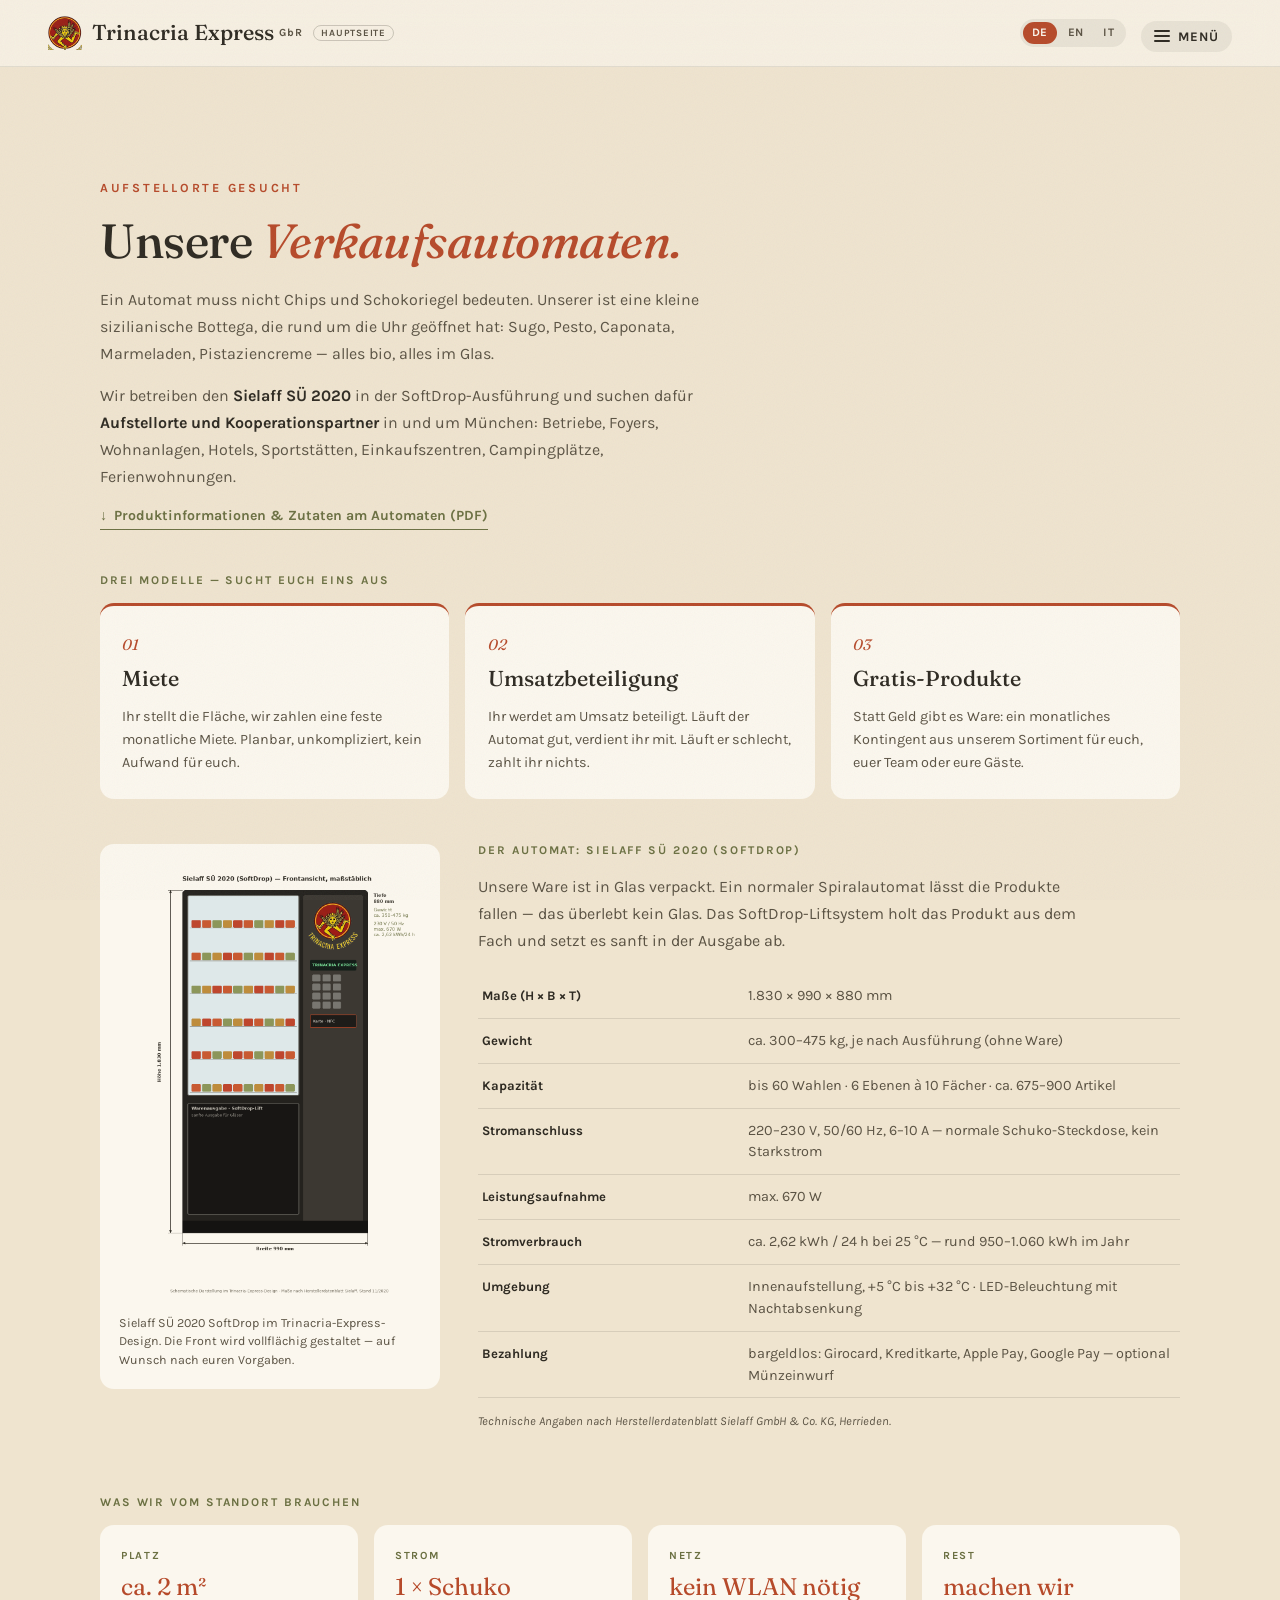
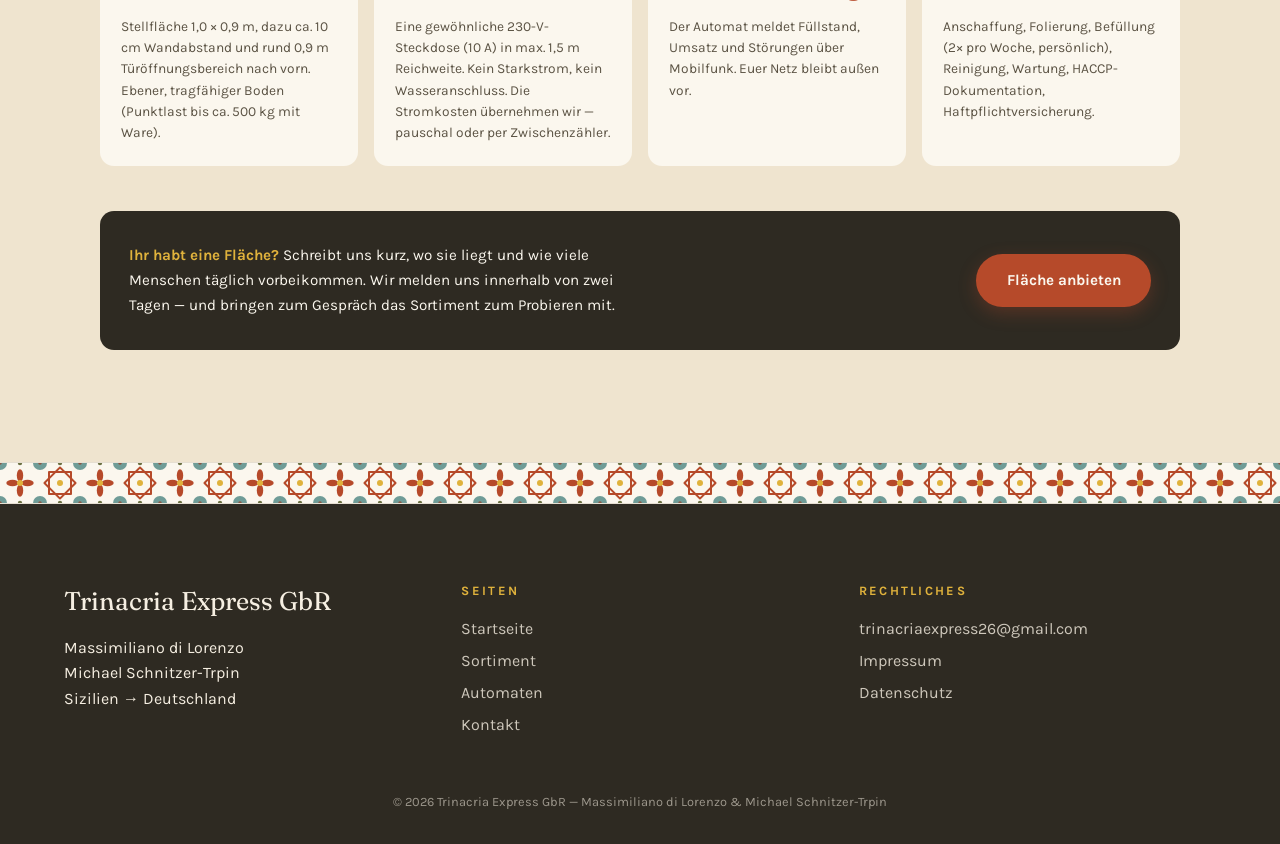
<file: automaten.html>
<!DOCTYPE html>
<html lang="de">
<head>
<meta charset="UTF-8">
<meta name="viewport" content="width=device-width, initial-scale=1.0">
<title>Verkaufsautomaten — Trinacria Express GbR</title>
<meta name="description" content="Trinacria Express sucht Aufstellorte in und um München für sizilianische Bio-Spezialitäten aus dem Automaten (Sielaff SÜ 2020 SoftDrop). Miete, Umsatzbeteiligung oder Gratis-Produkte.">
<link rel="preconnect" href="https://fonts.googleapis.com">
<link rel="preconnect" href="https://fonts.gstatic.com" crossorigin>
<link href="https://fonts.googleapis.com/css2?family=Fraunces:ital,opsz,wght@0,9..144,300..700;1,9..144,300..700&family=Karla:ital,wght@0,300..700;1,300..700&display=swap" rel="stylesheet">
<link rel="stylesheet" href="style.css?v=24">
</head>
<body data-i18n-title="__title.av" data-i18n-desc="__desc.av">

<header class="nav">
  <a class="brand" href="index.html">
    <img class="brand-mark" src="images/logo-mark.png" alt="Trinacria Express">
    <span>Trinacria&nbsp;Express</span>
    <span class="brand-form">GbR</span>
    <span class="brand-sub" data-i18n="nav.home">Hauptseite</span>
  </a>
  <div class="lang-switch" role="group" aria-label="Sprache / Language / Lingua">
    <button class="lang-btn" type="button" data-lang="de">DE</button>
    <button class="lang-btn" type="button" data-lang="en">EN</button>
    <button class="lang-btn" type="button" data-lang="it">IT</button>
  </div>
  <div class="menu">
    <button class="menu-btn" id="menuBtn" type="button" aria-expanded="false" aria-controls="menuPanel">
      <span class="menu-ico" aria-hidden="true"><span></span><span></span><span></span></span>
      <span class="menu-label" data-i18n="nav.menu">Menü</span>
    </button>
    <nav class="menu-panel" id="menuPanel" aria-label="Seiten" hidden>
      <a href="index.html#prodotti" data-i18n="nav.sortiment">Sortiment</a>
      <a href="automaten.html" data-i18n="nav.automaten">Automaten</a>
      <a href="kontakt.html" data-i18n="nav.kontakt">Kontakt</a>
      <span class="menu-sep" aria-hidden="true"></span>
      <a href="impressum.html">Impressum</a>
      <a href="datenschutz.html">Datenschutz</a>
    </nav>
  </div>
</header>

<main id="top">

  <!-- ============ AUTOMATEN ============ -->
  <section class="vending" id="automaten">
    <div class="vending-inner">
      <p class="eyebrow" data-i18n="av.eyebrow">Aufstellorte gesucht</p>
      <h2 data-i18n="av.h2">Unsere <em>Verkaufsautomaten.</em></h2>
      <p class="vending-lead" data-i18n="av.lead1">Ein Automat muss nicht Chips und Schokoriegel bedeuten. Unserer ist eine kleine sizilianische Bottega, die rund um die Uhr geöffnet hat: Sugo, Pesto, Caponata, Marmeladen, Pistaziencreme — alles bio, alles im Glas.</p>
      <p class="vending-lead" data-i18n="av.lead2">Wir betreiben den <strong>Sielaff SÜ 2020</strong> in der SoftDrop-Ausführung und suchen dafür <strong>Aufstellorte und Kooperationspartner</strong> in und um München: Betriebe, Foyers, Wohnanlagen, Hotels, Sportstätten, Einkaufszentren, Campingplätze, Ferienwohnungen.</p>

      <p class="shop-doc">
        <a href="dokumente/produktinformationen-zutaten.pdf" target="_blank" rel="noopener" data-i18n="av.pdf">Produktinformationen &amp; Zutaten am Automaten (PDF)</a>
      </p>

      <h3 class="vending-h3" data-i18n="av.models.h">Drei Modelle — sucht euch eins aus</h3>
      <div class="model-grid">
        <div class="model-card">
          <span class="model-num">01</span>
          <h4 data-i18n="av.m1.h">Miete</h4>
          <p data-i18n="av.m1.p">Ihr stellt die Fläche, wir zahlen eine feste monatliche Miete. Planbar, unkompliziert, kein Aufwand für euch.</p>
        </div>
        <div class="model-card">
          <span class="model-num">02</span>
          <h4 data-i18n="av.m2.h">Umsatzbeteiligung</h4>
          <p data-i18n="av.m2.p">Ihr werdet am Umsatz beteiligt. Läuft der Automat gut, verdient ihr mit. Läuft er schlecht, zahlt ihr nichts.</p>
        </div>
        <div class="model-card">
          <span class="model-num">03</span>
          <h4 data-i18n="av.m3.h">Gratis-Produkte</h4>
          <p data-i18n="av.m3.p">Statt Geld gibt es Ware: ein monatliches Kontingent aus unserem Sortiment für euch, euer Team oder eure Gäste.</p>
        </div>
      </div>

      <div class="vending-split">
        <figure class="vending-media">
          <img src="images/automat-su2020.png" alt="Sielaff SÜ 2020 SoftDrop im Trinacria-Express-Design, maßstäbliche Frontansicht" loading="lazy">
          <figcaption data-i18n="av.fig.cap">Sielaff SÜ 2020 SoftDrop im Trinacria-Express-Design. Die Front wird vollflächig gestaltet — auf Wunsch nach euren Vorgaben.</figcaption>
        </figure>

        <div class="vending-specs">
          <h3 class="vending-h3" data-i18n="av.specs.h">Der Automat: Sielaff SÜ 2020 (SoftDrop)</h3>
          <p data-i18n="av.specs.p">Unsere Ware ist in Glas verpackt. Ein normaler Spiralautomat lässt die Produkte fallen — das überlebt kein Glas. Das SoftDrop-Liftsystem holt das Produkt aus dem Fach und setzt es sanft in der Ausgabe ab.</p>
          <table class="spec-table">
            <tbody>
              <tr><th data-i18n="av.sp.masse.k">Maße (H × B × T)</th><td data-i18n="av.sp.masse.v">1.830 × 990 × 880 mm</td></tr>
              <tr><th data-i18n="av.sp.gewicht.k">Gewicht</th><td data-i18n="av.sp.gewicht.v">ca. 300–475 kg, je nach Ausführung (ohne Ware)</td></tr>
              <tr><th data-i18n="av.sp.kap.k">Kapazität</th><td data-i18n="av.sp.kap.v">bis 60 Wahlen · 6 Ebenen à 10 Fächer · ca. 675–900 Artikel</td></tr>
              <tr><th data-i18n="av.sp.strom.k">Stromanschluss</th><td data-i18n="av.sp.strom.v">220–230 V, 50/60 Hz, 6–10 A — normale Schuko-Steckdose, kein Starkstrom</td></tr>
              <tr><th data-i18n="av.sp.leistung.k">Leistungsaufnahme</th><td data-i18n="av.sp.leistung.v">max. 670 W</td></tr>
              <tr><th data-i18n="av.sp.verbrauch.k">Stromverbrauch</th><td data-i18n="av.sp.verbrauch.v">ca. 2,62 kWh / 24 h bei 25 °C — rund 950–1.060 kWh im Jahr</td></tr>
              <tr><th data-i18n="av.sp.umgebung.k">Umgebung</th><td data-i18n="av.sp.umgebung.v">Innenaufstellung, +5 °C bis +32 °C · LED-Beleuchtung mit Nachtabsenkung</td></tr>
              <tr><th data-i18n="av.sp.bezahlung.k">Bezahlung</th><td data-i18n="av.sp.bezahlung.v">bargeldlos: Girocard, Kreditkarte, Apple&nbsp;Pay, Google&nbsp;Pay — optional Münzeinwurf</td></tr>
            </tbody>
          </table>
          <p class="spec-note" data-i18n="av.spec.note">Technische Angaben nach Herstellerdatenblatt Sielaff GmbH &amp; Co. KG, Herrieden.</p>
        </div>
      </div>

      <h3 class="vending-h3" data-i18n="av.need.h">Was wir vom Standort brauchen</h3>
      <div class="need-grid">
        <div class="need-card">
          <p class="need-label" data-i18n="av.n1.l">Platz</p>
          <p class="need-value" data-i18n="av.n1.v">ca. 2 m²</p>
          <p data-i18n="av.n1.p">Stellfläche 1,0 × 0,9 m, dazu ca. 10 cm Wandabstand und rund 0,9 m Türöffnungsbereich nach vorn. Ebener, tragfähiger Boden (Punktlast bis ca. 500 kg mit Ware).</p>
        </div>
        <div class="need-card">
          <p class="need-label" data-i18n="av.n2.l">Strom</p>
          <p class="need-value" data-i18n="av.n2.v">1 × Schuko</p>
          <p data-i18n="av.n2.p">Eine gewöhnliche 230-V-Steckdose (10 A) in max. 1,5 m Reichweite. Kein Starkstrom, kein Wasseranschluss. Die Stromkosten übernehmen wir — pauschal oder per Zwischenzähler.</p>
        </div>
        <div class="need-card">
          <p class="need-label" data-i18n="av.n3.l">Netz</p>
          <p class="need-value" data-i18n="av.n3.v">kein WLAN nötig</p>
          <p data-i18n="av.n3.p">Der Automat meldet Füllstand, Umsatz und Störungen über Mobilfunk. Euer Netz bleibt außen vor.</p>
        </div>
        <div class="need-card">
          <p class="need-label" data-i18n="av.n4.l">Rest</p>
          <p class="need-value" data-i18n="av.n4.v">machen wir</p>
          <p data-i18n="av.n4.p">Anschaffung, Folierung, Befüllung (2× pro Woche, persönlich), Reinigung, Wartung, HACCP-Dokumentation, Haftpflichtversicherung.</p>
        </div>
      </div>

      <div class="vending-cta">
        <p data-i18n="av.cta.p"><strong>Ihr habt eine Fläche?</strong> Schreibt uns kurz, wo sie liegt und wie viele Menschen täglich vorbeikommen. Wir melden uns innerhalb von zwei Tagen — und bringen zum Gespräch das Sortiment zum Probieren mit.</p>
        <a class="btn btn-primary" href="kontakt.html?produkt=Aufstellort%20f%C3%BCr%20einen%20Verkaufsautomaten" data-i18n="av.cta.btn">Fläche anbieten</a>
      </div>
    </div>
  </section>

</main>

<div class="tile-divider" aria-hidden="true"></div>

<footer class="footer">
  <div class="footer-cols">
    <div>
      <p class="footer-brand">Trinacria&nbsp;Express GbR</p>
      <p data-i18n="foot.brandLine">Massimiliano di Lorenzo<br>Michael Schnitzer-Trpin<br>Sizilien → Deutschland</p>
    </div>
    <div>
      <p class="footer-h" data-i18n="foot.pages">Seiten</p>
      <a href="index.html" data-i18n="foot.startseite">Startseite</a>
      <a href="index.html#prodotti" data-i18n="nav.sortiment">Sortiment</a>
      <a href="automaten.html" data-i18n="nav.automaten">Automaten</a>
      <a href="kontakt.html" data-i18n="nav.kontakt">Kontakt</a>
    </div>
    <div>
      <p class="footer-h" data-i18n="foot.legal">Rechtliches</p>
      <a href="mailto:trinacriaexpress26@gmail.com">trinacriaexpress26@gmail.com</a>
      <a href="impressum.html">Impressum</a>
      <a href="datenschutz.html">Datenschutz</a>
    </div>
  </div>
  <p class="footer-note">© 2026 Trinacria Express GbR — Massimiliano di Lorenzo &amp; Michael Schnitzer-Trpin</p>
</footer>

<script src="i18n.js?v=11"></script>
<script src="nav.js?v=1"></script>

</body>
</html>
</file>
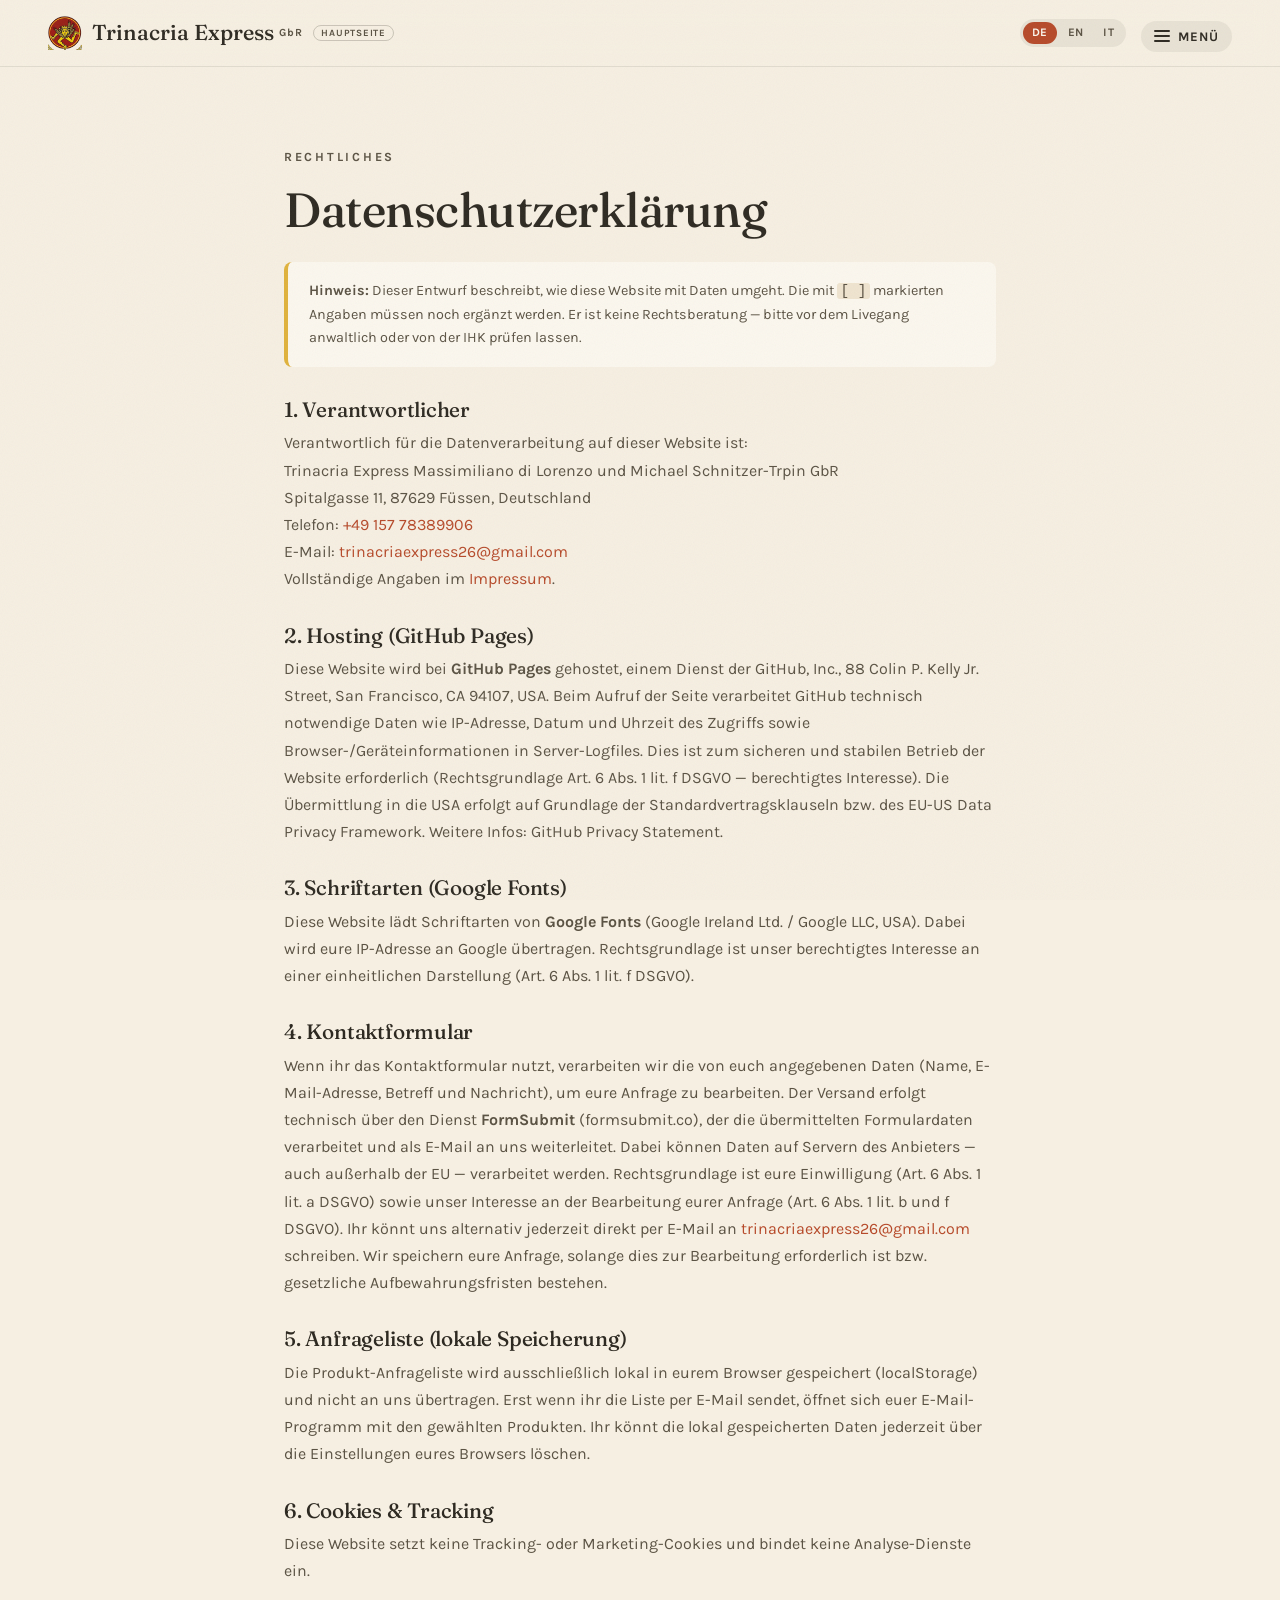
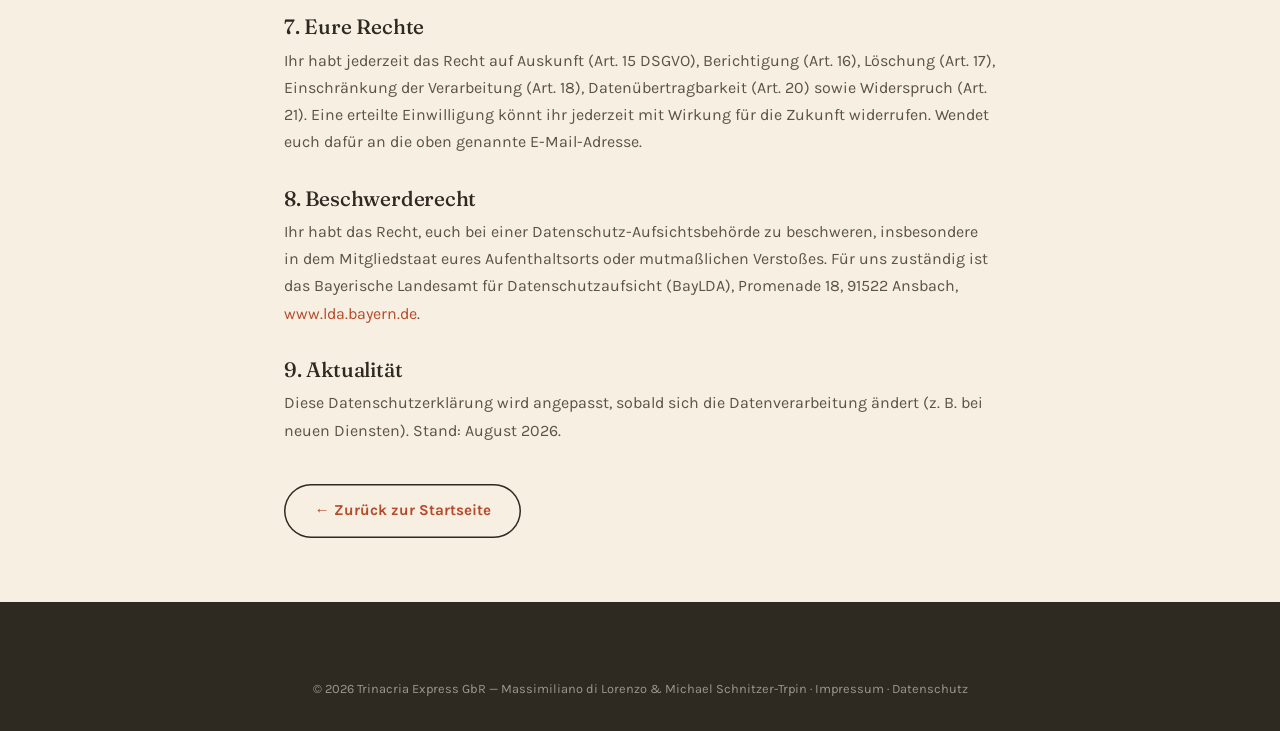
<file: datenschutz.html>
<!DOCTYPE html>
<html lang="de">
<head>
<meta charset="UTF-8">
<meta name="viewport" content="width=device-width, initial-scale=1.0">
<title>Datenschutzerklärung — Trinacria Express GbR</title>
<meta name="robots" content="noindex">
<link rel="preconnect" href="https://fonts.googleapis.com">
<link rel="preconnect" href="https://fonts.gstatic.com" crossorigin>
<link href="https://fonts.googleapis.com/css2?family=Fraunces:ital,opsz,wght@0,9..144,300..700;1,9..144,300..700&family=Karla:ital,wght@0,300..700;1,300..700&display=swap" rel="stylesheet">
<link rel="stylesheet" href="style.css?v=24">
</head>
<body>

<header class="nav">
  <a class="brand" href="index.html">
    <img class="brand-mark" src="images/logo-mark.png" alt="Trinacria Express">
    <span>Trinacria&nbsp;Express</span>
    <span class="brand-form">GbR</span>
    <span class="brand-sub" data-i18n="nav.home">Hauptseite</span>
  </a>
  <div class="lang-switch" role="group" aria-label="Sprache / Language / Lingua">
    <button class="lang-btn" type="button" data-lang="de">DE</button>
    <button class="lang-btn" type="button" data-lang="en">EN</button>
    <button class="lang-btn" type="button" data-lang="it">IT</button>
  </div>
  <div class="menu">
    <button class="menu-btn" id="menuBtn" type="button" aria-expanded="false" aria-controls="menuPanel">
      <span class="menu-ico" aria-hidden="true"><span></span><span></span><span></span></span>
      <span class="menu-label" data-i18n="nav.menu">Menü</span>
    </button>
    <nav class="menu-panel" id="menuPanel" aria-label="Seiten" hidden>
      <a href="index.html#prodotti" data-i18n="nav.sortiment">Sortiment</a>
      <a href="automaten.html" data-i18n="nav.automaten">Automaten</a>
      <a href="kontakt.html" data-i18n="nav.kontakt">Kontakt</a>
      <span class="menu-sep" aria-hidden="true"></span>
      <a href="impressum.html">Impressum</a>
      <a href="datenschutz.html">Datenschutz</a>
    </nav>
  </div>
</header>

<main class="legal">
  <p class="eyebrow">Rechtliches</p>
  <h1>Datenschutzerklärung</h1>

  <div class="legal-note">
    <strong>Hinweis:</strong> Dieser Entwurf beschreibt, wie diese Website mit Daten umgeht. Die mit <code>[ ]</code>
    markierten Angaben müssen noch ergänzt werden. Er ist keine Rechtsberatung — bitte vor dem Livegang anwaltlich
    oder von der IHK prüfen lassen.
  </div>

  <h2>1. Verantwortlicher</h2>
  <p>
    Verantwortlich für die Datenverarbeitung auf dieser Website ist:<br>
    Trinacria Express Massimiliano di Lorenzo und Michael Schnitzer-Trpin GbR<br>
    Spitalgasse 11, 87629 Füssen, Deutschland<br>
    Telefon: <a href="tel:+4915778389906">+49 157 78389906</a><br>
    E-Mail: <a href="mailto:trinacriaexpress26@gmail.com">trinacriaexpress26@gmail.com</a><br>
    Vollständige Angaben im <a href="impressum.html">Impressum</a>.
  </p>

  <h2>2. Hosting (GitHub Pages)</h2>
  <p>
    Diese Website wird bei <strong>GitHub Pages</strong> gehostet, einem Dienst der GitHub, Inc., 88 Colin P. Kelly Jr.
    Street, San Francisco, CA 94107, USA. Beim Aufruf der Seite verarbeitet GitHub technisch notwendige Daten wie
    IP-Adresse, Datum und Uhrzeit des Zugriffs sowie Browser-/Geräteinformationen in Server-Logfiles. Dies ist zum
    sicheren und stabilen Betrieb der Website erforderlich (Rechtsgrundlage Art. 6 Abs. 1 lit. f DSGVO — berechtigtes
    Interesse). Die Übermittlung in die USA erfolgt auf Grundlage der Standardvertragsklauseln bzw. des
    EU-US Data Privacy Framework. Weitere Infos: GitHub Privacy Statement.
  </p>

  <h2>3. Schriftarten (Google Fonts)</h2>
  <p>
    Diese Website lädt Schriftarten von <strong>Google Fonts</strong> (Google Ireland Ltd. / Google LLC, USA). Dabei
    wird eure IP-Adresse an Google übertragen. Rechtsgrundlage ist unser berechtigtes Interesse an einer einheitlichen
    Darstellung (Art. 6 Abs. 1 lit. f DSGVO).
  </p>

  <h2>4. Kontaktformular</h2>
  <p>
    Wenn ihr das Kontaktformular nutzt, verarbeiten wir die von euch angegebenen Daten (Name, E-Mail-Adresse, Betreff
    und Nachricht), um eure Anfrage zu bearbeiten. Der Versand erfolgt technisch über den Dienst
    <strong>FormSubmit</strong> (formsubmit.co), der die übermittelten Formulardaten verarbeitet und als E-Mail an uns
    weiterleitet. Dabei können Daten auf Servern des Anbieters — auch außerhalb der EU — verarbeitet werden.
    Rechtsgrundlage ist eure Einwilligung (Art. 6 Abs. 1 lit. a DSGVO) sowie unser Interesse an der Bearbeitung eurer
    Anfrage (Art. 6 Abs. 1 lit. b und f DSGVO). Ihr könnt uns alternativ jederzeit direkt per E-Mail an
    <a href="mailto:trinacriaexpress26@gmail.com">trinacriaexpress26@gmail.com</a> schreiben. Wir speichern eure
    Anfrage, solange dies zur Bearbeitung erforderlich ist bzw. gesetzliche Aufbewahrungsfristen bestehen.
  </p>

  <h2>5. Anfrageliste (lokale Speicherung)</h2>
  <p>
    Die Produkt-Anfrageliste wird ausschließlich lokal in eurem Browser gespeichert (localStorage) und nicht an uns
    übertragen. Erst wenn ihr die Liste per E-Mail sendet, öffnet sich euer E-Mail-Programm mit den gewählten Produkten.
    Ihr könnt die lokal gespeicherten Daten jederzeit über die Einstellungen eures Browsers löschen.
  </p>

  <h2>6. Cookies &amp; Tracking</h2>
  <p>
    Diese Website setzt keine Tracking- oder Marketing-Cookies und bindet keine Analyse-Dienste ein.
  </p>

  <h2>7. Eure Rechte</h2>
  <p>
    Ihr habt jederzeit das Recht auf Auskunft (Art. 15 DSGVO), Berichtigung (Art. 16), Löschung (Art. 17),
    Einschränkung der Verarbeitung (Art. 18), Datenübertragbarkeit (Art. 20) sowie Widerspruch (Art. 21). Eine erteilte
    Einwilligung könnt ihr jederzeit mit Wirkung für die Zukunft widerrufen. Wendet euch dafür an die oben genannte
    E-Mail-Adresse.
  </p>

  <h2>8. Beschwerderecht</h2>
  <p>
    Ihr habt das Recht, euch bei einer Datenschutz-Aufsichtsbehörde zu beschweren, insbesondere in dem Mitgliedstaat
    eures Aufenthaltsorts oder mutmaßlichen Verstoßes. Für uns zuständig ist das
    Bayerische Landesamt für Datenschutzaufsicht (BayLDA), Promenade 18, 91522 Ansbach,
    <a href="https://www.lda.bayern.de" target="_blank" rel="noopener">www.lda.bayern.de</a>.
  </p>

  <h2>9. Aktualität</h2>
  <p>
    Diese Datenschutzerklärung wird angepasst, sobald sich die Datenverarbeitung ändert (z. B. bei neuen Diensten).
    Stand: August 2026.
  </p>

  <p class="legal-back"><a class="btn btn-ghost" href="index.html">← Zurück zur Startseite</a></p>
</main>

<footer class="footer">
  <p class="footer-note">© 2026 Trinacria Express GbR — Massimiliano di Lorenzo &amp; Michael Schnitzer-Trpin ·
    <a href="impressum.html">Impressum</a> · <a href="datenschutz.html">Datenschutz</a></p>
</footer>

<script src="i18n.js?v=11"></script>
<script src="nav.js?v=1"></script>
</body>
</html>
</file>
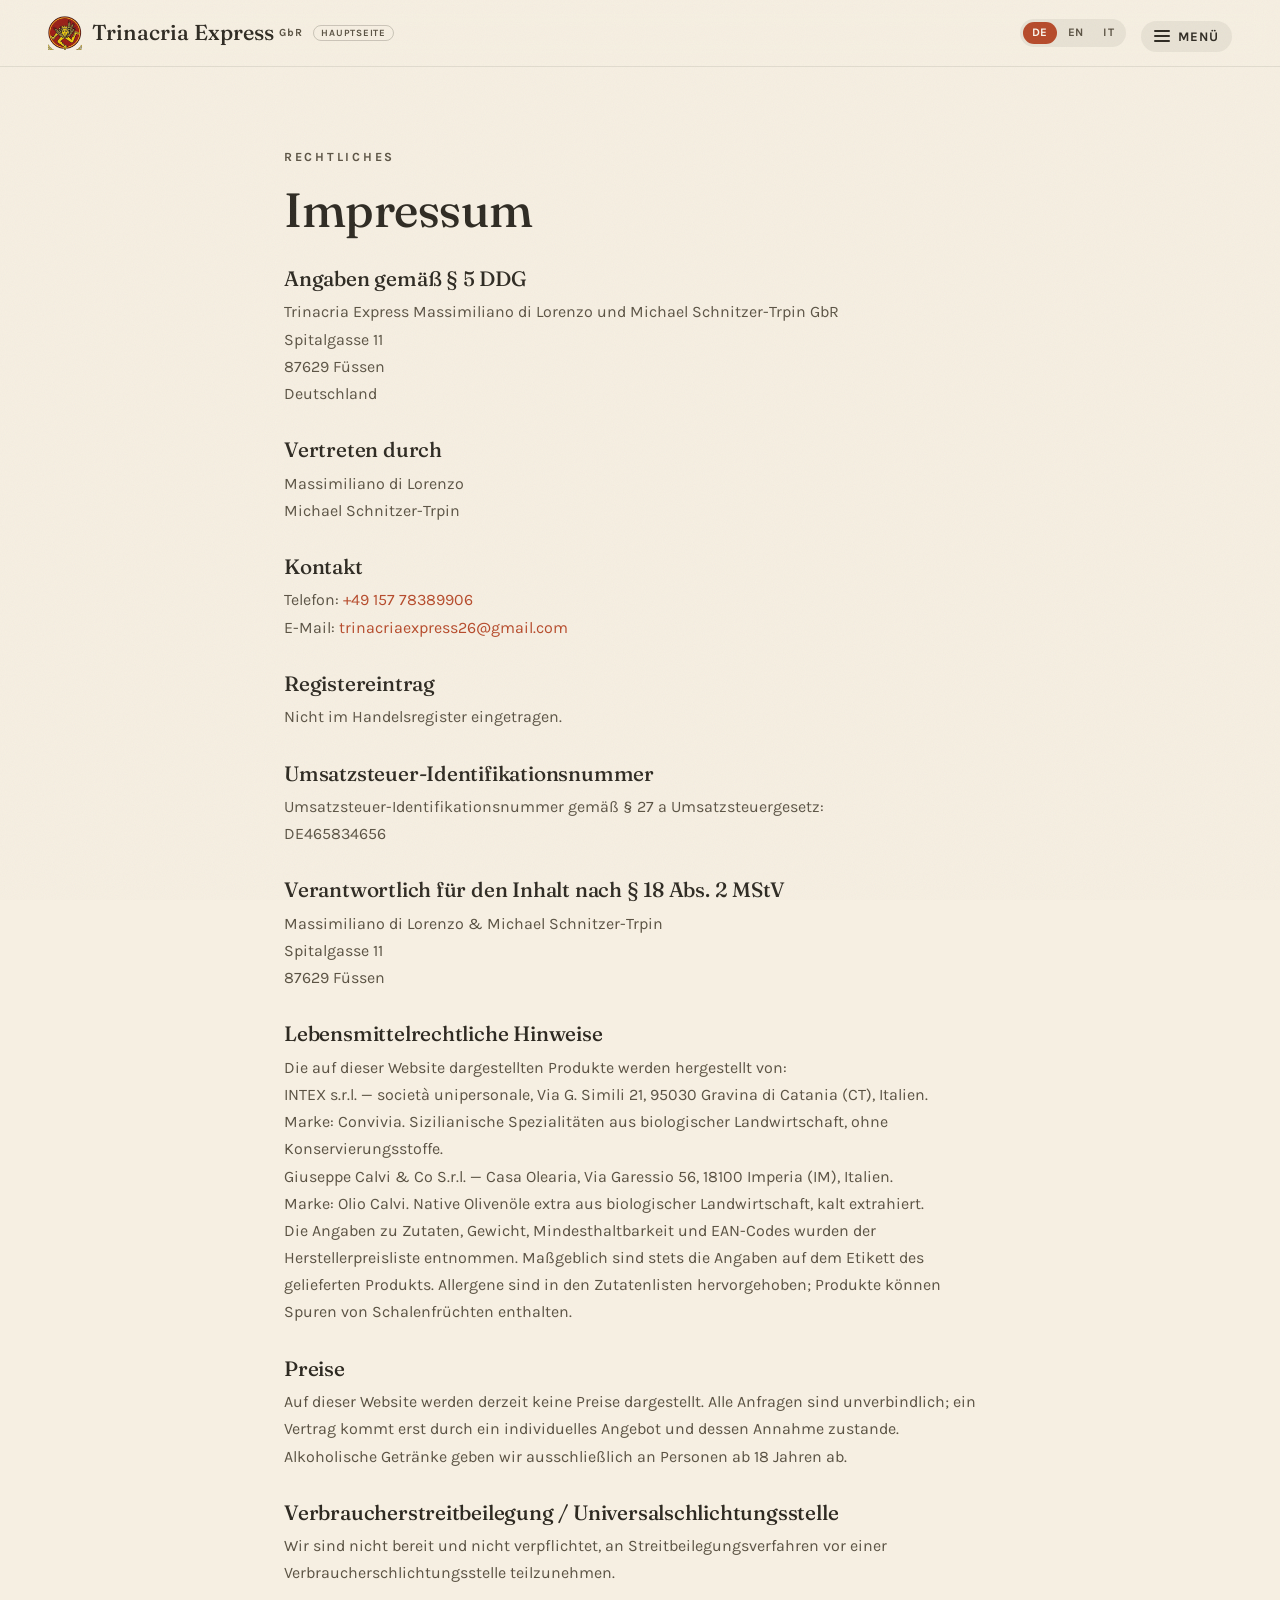
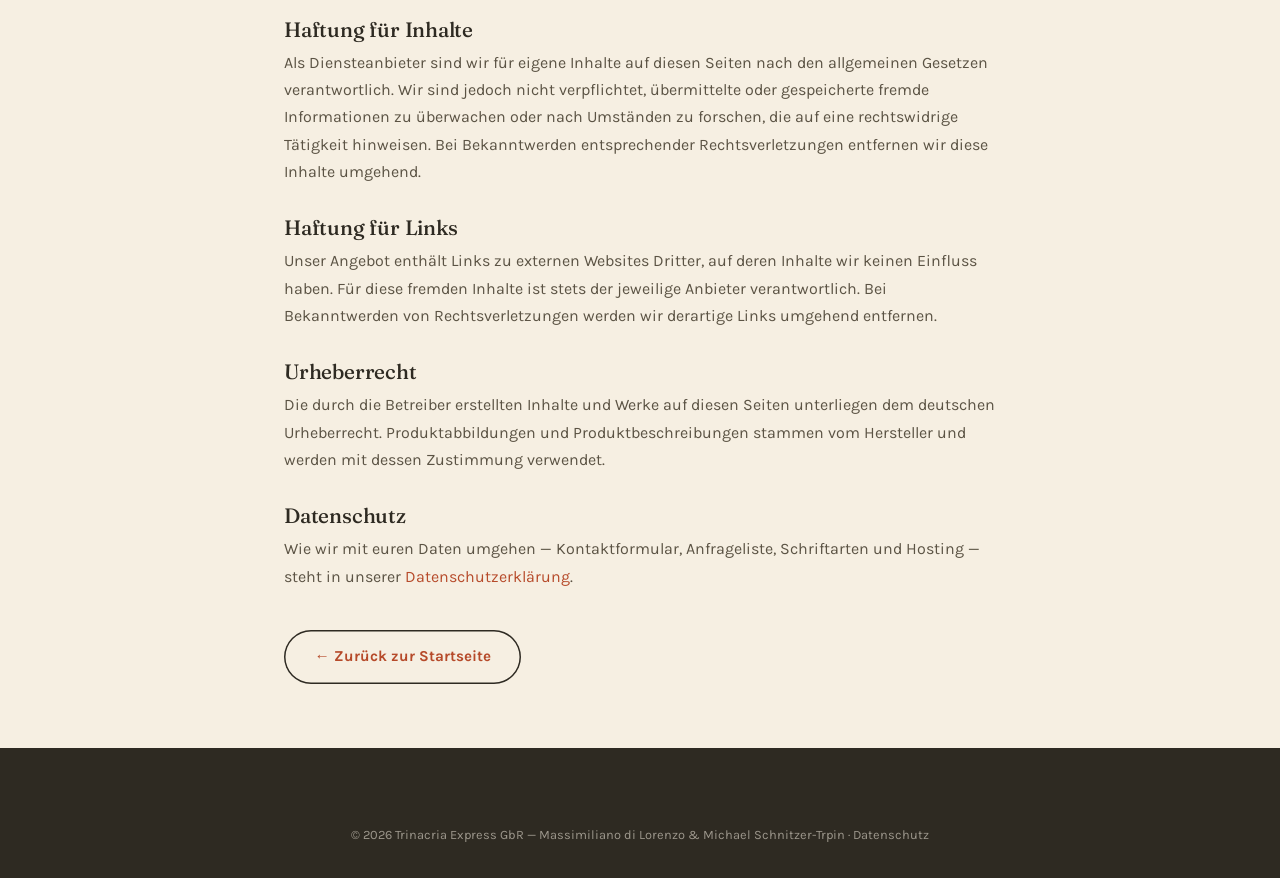
<file: impressum.html>
<!DOCTYPE html>
<html lang="de">
<head>
<meta charset="UTF-8">
<meta name="viewport" content="width=device-width, initial-scale=1.0">
<title>Impressum — Trinacria Express GbR</title>
<meta name="robots" content="noindex">
<link rel="preconnect" href="https://fonts.googleapis.com">
<link rel="preconnect" href="https://fonts.gstatic.com" crossorigin>
<link href="https://fonts.googleapis.com/css2?family=Fraunces:ital,opsz,wght@0,9..144,300..700;1,9..144,300..700&family=Karla:ital,wght@0,300..700;1,300..700&display=swap" rel="stylesheet">
<link rel="stylesheet" href="style.css?v=24">
</head>
<body>

<header class="nav">
  <a class="brand" href="index.html">
    <img class="brand-mark" src="images/logo-mark.png" alt="Trinacria Express">
    <span>Trinacria&nbsp;Express</span>
    <span class="brand-form">GbR</span>
    <span class="brand-sub" data-i18n="nav.home">Hauptseite</span>
  </a>
  <div class="lang-switch" role="group" aria-label="Sprache / Language / Lingua">
    <button class="lang-btn" type="button" data-lang="de">DE</button>
    <button class="lang-btn" type="button" data-lang="en">EN</button>
    <button class="lang-btn" type="button" data-lang="it">IT</button>
  </div>
  <div class="menu">
    <button class="menu-btn" id="menuBtn" type="button" aria-expanded="false" aria-controls="menuPanel">
      <span class="menu-ico" aria-hidden="true"><span></span><span></span><span></span></span>
      <span class="menu-label" data-i18n="nav.menu">Menü</span>
    </button>
    <nav class="menu-panel" id="menuPanel" aria-label="Seiten" hidden>
      <a href="index.html#prodotti" data-i18n="nav.sortiment">Sortiment</a>
      <a href="automaten.html" data-i18n="nav.automaten">Automaten</a>
      <a href="kontakt.html" data-i18n="nav.kontakt">Kontakt</a>
      <span class="menu-sep" aria-hidden="true"></span>
      <a href="impressum.html">Impressum</a>
      <a href="datenschutz.html">Datenschutz</a>
    </nav>
  </div>
</header>

<main class="legal">
  <p class="eyebrow">Rechtliches</p>
  <h1>Impressum</h1>


  <h2>Angaben gemäß § 5 DDG</h2>
  <p>
    Trinacria Express Massimiliano di Lorenzo und Michael Schnitzer-Trpin GbR<br>
    Spitalgasse 11<br>
    87629 Füssen<br>
    Deutschland
  </p>

  <h2>Vertreten durch</h2>
  <p>
    Massimiliano di Lorenzo<br>
    Michael Schnitzer-Trpin
  </p>

  <h2>Kontakt</h2>
  <p>
    Telefon: <a href="tel:+4915778389906">+49 157 78389906</a><br>
    E-Mail: <a href="mailto:trinacriaexpress26@gmail.com">trinacriaexpress26@gmail.com</a>
  </p>

  <h2>Registereintrag</h2>
  <p>
    Nicht im Handelsregister eingetragen.
  </p>

  <h2>Umsatzsteuer-Identifikationsnummer</h2>
  <p>
    Umsatzsteuer-Identifikationsnummer gemäß § 27 a Umsatzsteuergesetz:<br>
    DE465834656
  </p>

  <h2>Verantwortlich für den Inhalt nach § 18 Abs. 2 MStV</h2>
  <p>
    Massimiliano di Lorenzo &amp; Michael Schnitzer-Trpin<br>
    Spitalgasse 11<br>
    87629 Füssen
  </p>

  <h2>Lebensmittelrechtliche Hinweise</h2>
  <p>
    Die auf dieser Website dargestellten Produkte werden hergestellt von:
  </p>
  <p>
    INTEX s.r.l. — società unipersonale, Via G. Simili 21, 95030 Gravina di Catania (CT), Italien.<br>
    Marke: Convivia. Sizilianische Spezialitäten aus biologischer Landwirtschaft, ohne Konservierungsstoffe.
  </p>
  <p>
    Giuseppe Calvi &amp; Co S.r.l. — Casa Olearia, Via Garessio 56, 18100 Imperia (IM), Italien.<br>
    Marke: Olio Calvi. Native Olivenöle extra aus biologischer Landwirtschaft, kalt extrahiert.
  </p>
  <p>
    Die Angaben zu Zutaten, Gewicht, Mindesthaltbarkeit und EAN-Codes wurden der Herstellerpreisliste entnommen.
    Maßgeblich sind stets die Angaben auf dem Etikett des gelieferten Produkts. Allergene sind in den Zutatenlisten
    hervorgehoben; Produkte können Spuren von Schalenfrüchten enthalten.
  </p>

  <h2>Preise</h2>
  <p>
    Auf dieser Website werden derzeit keine Preise dargestellt. Alle Anfragen sind unverbindlich; ein Vertrag kommt
    erst durch ein individuelles Angebot und dessen Annahme zustande.
  </p>
  <p>
    Alkoholische Getränke geben wir ausschließlich an Personen ab 18 Jahren ab.
  </p>

  <h2>Verbraucherstreitbeilegung / Universalschlichtungsstelle</h2>
  <p>
    Wir sind nicht bereit und nicht verpflichtet, an Streitbeilegungsverfahren vor einer
    Verbraucherschlichtungsstelle teilzunehmen.
  </p>

  <h2>Haftung für Inhalte</h2>
  <p>
    Als Diensteanbieter sind wir für eigene Inhalte auf diesen Seiten nach den allgemeinen Gesetzen verantwortlich.
    Wir sind jedoch nicht verpflichtet, übermittelte oder gespeicherte fremde Informationen zu überwachen oder nach
    Umständen zu forschen, die auf eine rechtswidrige Tätigkeit hinweisen. Bei Bekanntwerden entsprechender
    Rechtsverletzungen entfernen wir diese Inhalte umgehend.
  </p>

  <h2>Haftung für Links</h2>
  <p>
    Unser Angebot enthält Links zu externen Websites Dritter, auf deren Inhalte wir keinen Einfluss haben. Für diese
    fremden Inhalte ist stets der jeweilige Anbieter verantwortlich. Bei Bekanntwerden von Rechtsverletzungen werden
    wir derartige Links umgehend entfernen.
  </p>

  <h2>Urheberrecht</h2>
  <p>
    Die durch die Betreiber erstellten Inhalte und Werke auf diesen Seiten unterliegen dem deutschen Urheberrecht.
    Produktabbildungen und Produktbeschreibungen stammen vom Hersteller und werden mit dessen Zustimmung verwendet.
  </p>

  <h2>Datenschutz</h2>
  <p>
    Wie wir mit euren Daten umgehen — Kontaktformular, Anfrageliste, Schriftarten und Hosting — steht in unserer
    <a href="datenschutz.html">Datenschutzerklärung</a>.
  </p>

  <p class="legal-back"><a class="btn btn-ghost" href="index.html">← Zurück zur Startseite</a></p>
</main>

<footer class="footer">
  <p class="footer-note">© 2026 Trinacria Express GbR — Massimiliano di Lorenzo &amp; Michael Schnitzer-Trpin ·
    <a href="datenschutz.html">Datenschutz</a></p>
</footer>

<script src="i18n.js?v=11"></script>
<script src="nav.js?v=1"></script>
</body>
</html>
</file>
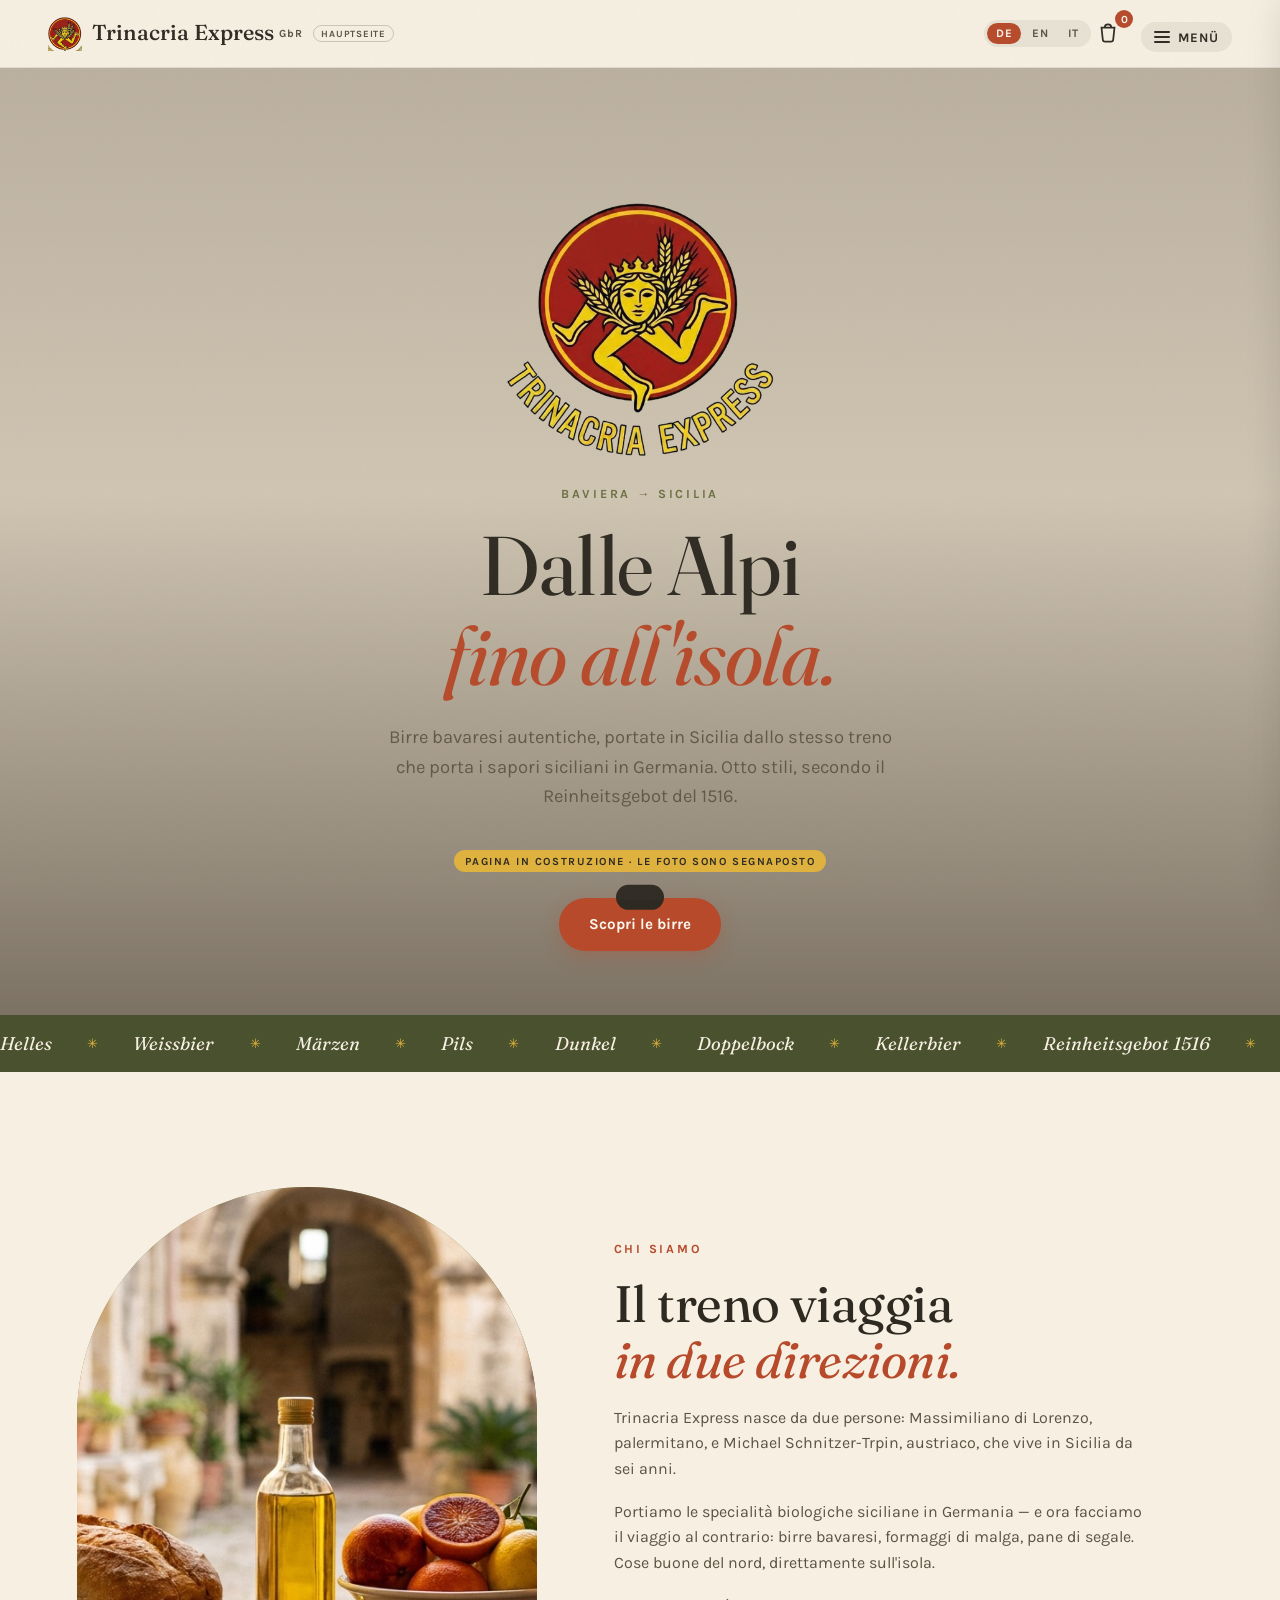
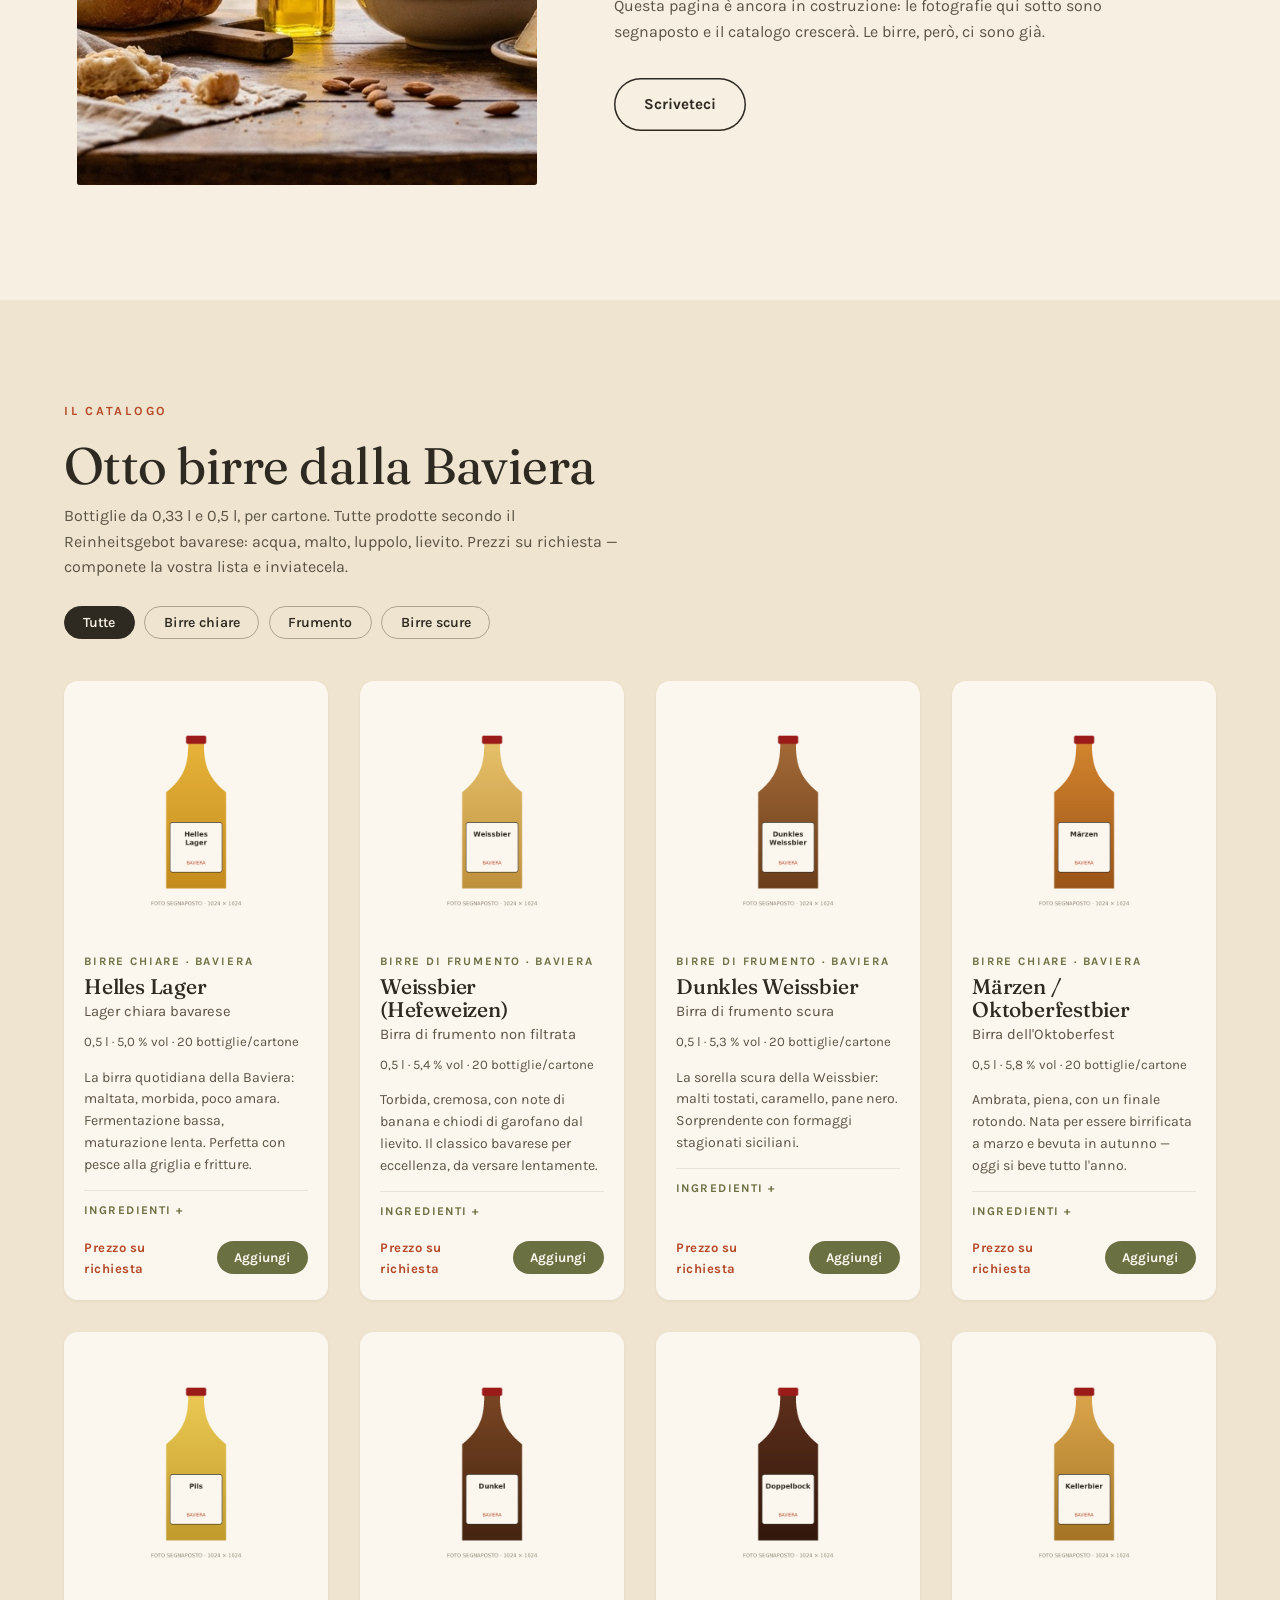
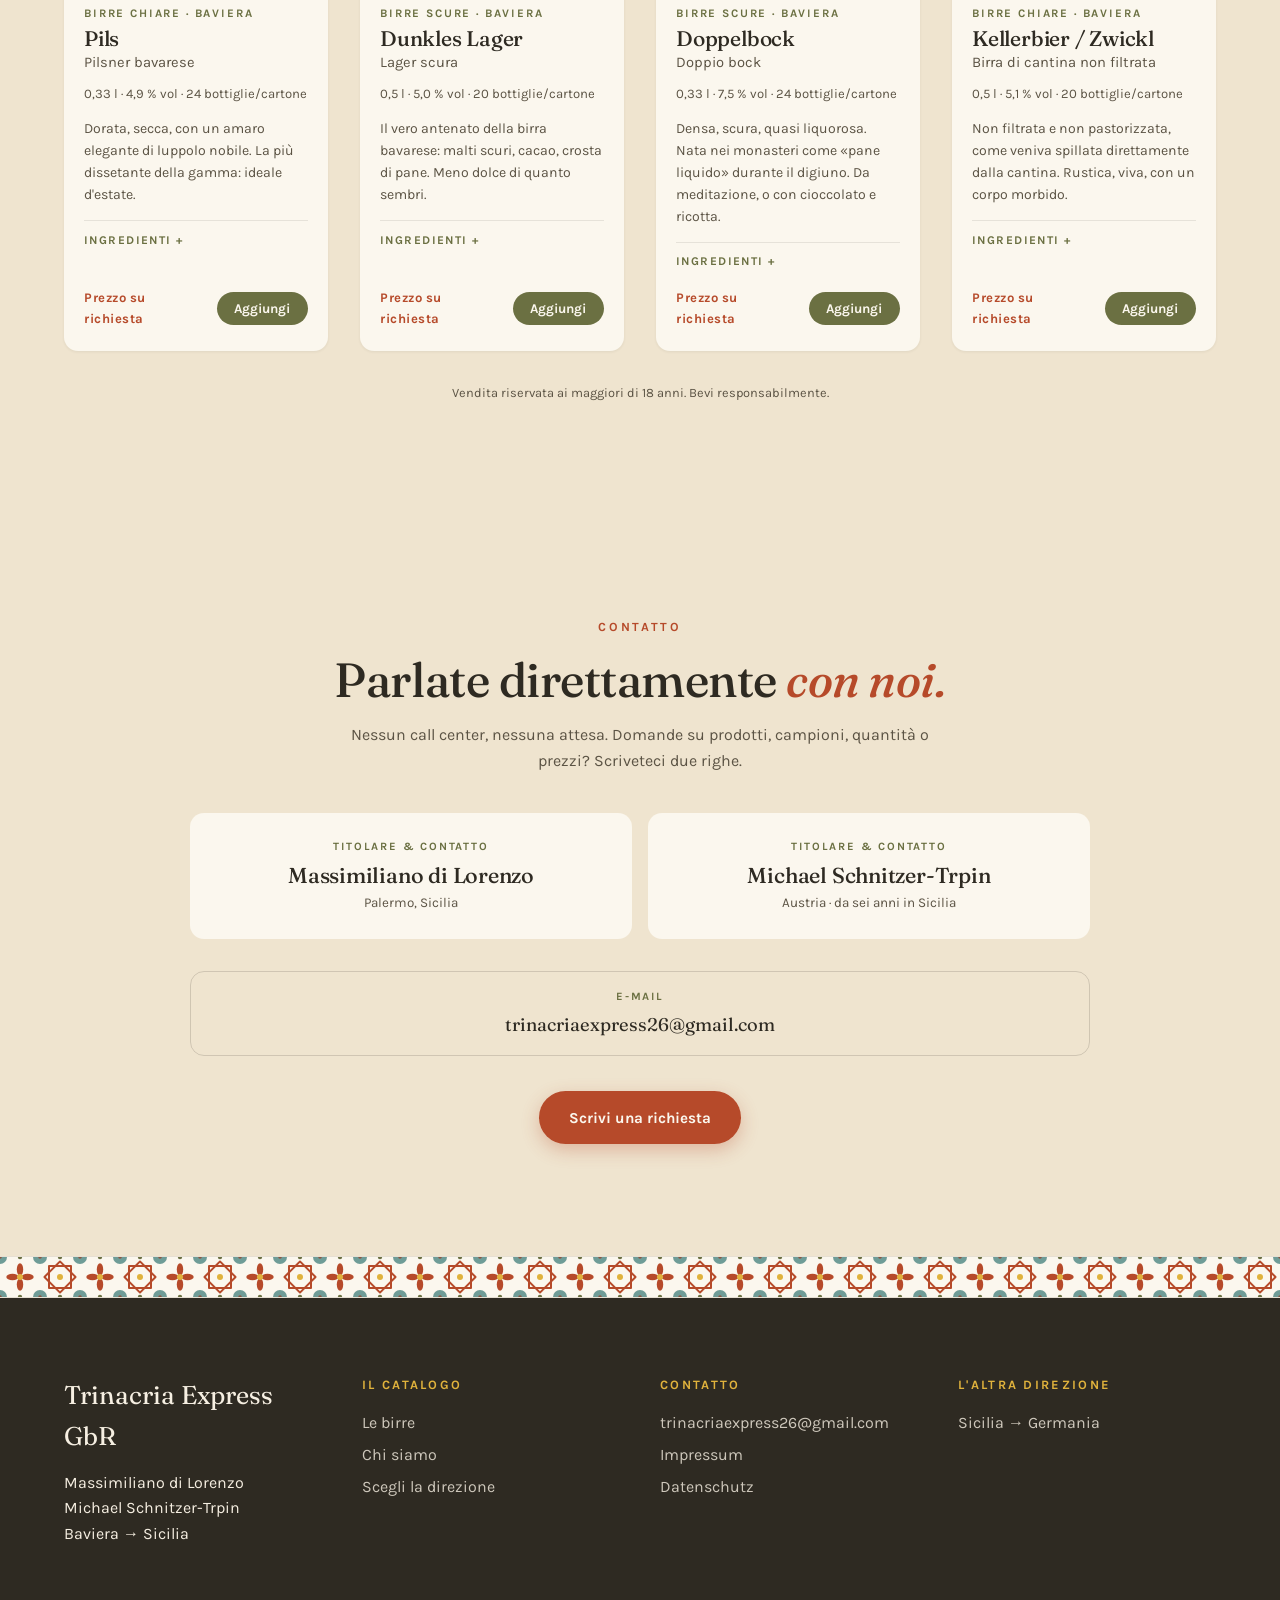
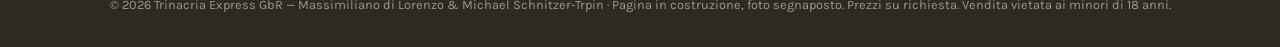
<file: it.html>
<!DOCTYPE html>
<html lang="it">
<head>
<meta charset="UTF-8">
<meta name="viewport" content="width=device-width, initial-scale=1.0">
<title>Trinacria Express GbR — Birre bavaresi in Sicilia</title>
<meta name="description" content="Trinacria Express porta birre bavaresi in Sicilia: Helles, Weissbier, Märzen, Pils, Dunkel, Doppelbock, Kellerbier. Prezzi su richiesta.">
<link rel="preconnect" href="https://fonts.googleapis.com">
<link rel="preconnect" href="https://fonts.gstatic.com" crossorigin>
<link href="https://fonts.googleapis.com/css2?family=Fraunces:ital,opsz,wght@0,9..144,300..700;1,9..144,300..700&family=Karla:ital,wght@0,300..700;1,300..700&display=swap" rel="stylesheet">
<link rel="stylesheet" href="style.css?v=24">
</head>
<body>

<header class="nav">
  <a class="brand" href="index.html">
    <img class="brand-mark" src="images/logo-mark.png" alt="Trinacria Express">
    <span>Trinacria&nbsp;Express</span>
    <span class="brand-form">GbR</span>
    <span class="brand-sub" data-i18n="nav.home">Hauptseite</span>
  </a>
  <div class="lang-switch" role="group" aria-label="Sprache / Language / Lingua">
    <button class="lang-btn" type="button" data-lang="de">DE</button>
    <button class="lang-btn" type="button" data-lang="en">EN</button>
    <button class="lang-btn" type="button" data-lang="it">IT</button>
  </div>
  <button class="cart-btn" id="cartBtn" aria-label="Apri la lista richiesta">
    <svg viewBox="0 0 24 24" fill="none" stroke="currentColor" stroke-width="1.6" aria-hidden="true">
      <path d="M6 8h12l-1.2 11a2 2 0 0 1-2 1.8H9.2a2 2 0 0 1-2-1.8L6 8Z"/>
      <path d="M9 8a3 3 0 0 1 6 0"/>
    </svg>
    <span class="cart-count" id="cartCount">0</span>
  </button>
  <div class="menu">
    <button class="menu-btn" id="menuBtn" type="button" aria-expanded="false" aria-controls="menuPanel">
      <span class="menu-ico" aria-hidden="true"><span></span><span></span><span></span></span>
      <span class="menu-label" data-i18n="nav.menu">Menü</span>
    </button>
    <nav class="menu-panel" id="menuPanel" aria-label="Seiten" hidden>
      <a href="#prodotti">Le birre</a>
      <a href="#noi">Chi siamo</a>
      <a href="#contatto">Contatto</a>
      <span class="menu-sep" aria-hidden="true"></span>
      <a href="index.html">Sicilia → Germania</a>
      <a href="automaten.html" data-i18n="nav.automaten">Automaten</a>
      <a href="kontakt.html" data-i18n="nav.kontakt">Kontakt</a>
    </nav>
  </div>
</header>

<main id="top">

  <!-- ============ HERO ============ -->
  <section class="hero hero--it">
    <div class="hero-inner">
      <img class="hero-logo" src="images/logo-trinacria-express.png" alt="Trinacria Express">
      <p class="eyebrow">Baviera → Sicilia</p>
      <h1>Dalle Alpi<br><em>fino all'isola.</em></h1>
      <p class="hero-sub">Birre bavaresi autentiche, portate in Sicilia dallo stesso treno che porta i sapori siciliani in Germania. Otto stili, secondo il Reinheitsgebot del 1516.</p>
      <p class="hero-flag"><span class="choice-badge">Pagina in costruzione · le foto sono segnaposto</span></p>
      <a class="btn btn-primary" href="#prodotti">Scopri le birre</a>
    </div>
  </section>

  <!-- ============ MARQUEE ============ -->
  <div class="marquee" aria-hidden="true">
    <div class="marquee-track" id="marqueeTrack">
      <span>Helles</span><i>✳</i><span>Weissbier</span><i>✳</i><span>Märzen</span><i>✳</i><span>Pils</span><i>✳</i><span>Dunkel</span><i>✳</i><span>Doppelbock</span><i>✳</i><span>Kellerbier</span><i>✳</i><span>Reinheitsgebot 1516</span><i>✳</i>
    </div>
  </div>

  <!-- ============ MANIFESTO ============ -->
  <section class="manifesto" id="noi">
    <div class="manifesto-media arch ph" data-ph="manifesto">
      <img src="images/banner.jpg" alt="Tavolo rustico" onerror="this.remove()">
    </div>
    <div class="manifesto-text">
      <p class="eyebrow">Chi siamo</p>
      <h2>Il treno viaggia<br><em>in due direzioni.</em></h2>
      <p>Trinacria Express nasce da due persone: Massimiliano di Lorenzo, palermitano, e Michael Schnitzer-Trpin, austriaco, che vive in Sicilia da sei anni.</p>
      <p>Portiamo le specialità biologiche siciliane in Germania — e ora facciamo il viaggio al contrario: birre bavaresi, formaggi di malga, pane di segale. Cose buone del nord, direttamente sull'isola.</p>
      <p>Questa pagina è ancora in costruzione: le fotografie qui sotto sono segnaposto e il catalogo crescerà. Le birre, però, ci sono già.</p>
      <a class="btn btn-ghost" href="#contatto">Scriveteci</a>
    </div>
  </section>

  <!-- ============ PRODOTTI ============ -->
  <section class="shop" id="prodotti">
    <div class="shop-head">
      <p class="eyebrow">Il catalogo</p>
      <h2>Otto birre dalla Baviera</h2>
      <p class="shop-intro">Bottiglie da 0,33 l e 0,5 l, per cartone. Tutte prodotte secondo il Reinheitsgebot bavarese: acqua, malto, luppolo, lievito. Prezzi su richiesta — componete la vostra lista e inviatecela.</p>
      <div class="filters" id="filters">
        <button class="chip active" data-cat="tutti">Tutte</button>
        <button class="chip" data-cat="chiare">Birre chiare</button>
        <button class="chip" data-cat="frumento">Frumento</button>
        <button class="chip" data-cat="scure">Birre scure</button>
      </div>
    </div>
    <div class="grid" id="productGrid"></div>
    <p class="shop-legal">Vendita riservata ai maggiori di 18 anni. Bevi responsabilmente.</p>
  </section>

  <!-- ============ CONTATTO ============ -->
  <section class="contact" id="contatto">
    <div class="contact-inner">
      <p class="eyebrow">Contatto</p>
      <h2>Parlate direttamente <em>con noi.</em></h2>
      <p class="contact-lead">Nessun call center, nessuna attesa. Domande su prodotti, campioni, quantità o prezzi? Scriveteci due righe.</p>

      <div class="contact-grid">
        <div class="contact-card">
          <p class="contact-role">Titolare &amp; contatto</p>
          <h3>Massimiliano di Lorenzo</h3>
          <p class="contact-sub">Palermo, Sicilia</p>
        </div>
        <div class="contact-card">
          <p class="contact-role">Titolare &amp; contatto</p>
          <h3>Michael Schnitzer-Trpin</h3>
          <p class="contact-sub">Austria · da sei anni in Sicilia</p>
        </div>
      </div>

      <div class="contact-lines">
        <a class="contact-line" href="mailto:trinacriaexpress26@gmail.com">
          <span class="contact-label">E-mail</span>
          <span class="contact-value">trinacriaexpress26@gmail.com</span>
        </a>
      </div>

      <a class="btn btn-primary" href="mailto:trinacriaexpress26@gmail.com?subject=Baviera%20%E2%86%92%20Sicilia">Scrivi una richiesta</a>
    </div>
  </section>

</main>

<div class="tile-divider" aria-hidden="true"></div>

<footer class="footer">
  <div class="footer-cols">
    <div>
      <p class="footer-brand">Trinacria&nbsp;Express GbR</p>
      <p>Massimiliano di Lorenzo<br>Michael Schnitzer-Trpin<br>Baviera → Sicilia</p>
    </div>
    <div>
      <p class="footer-h">Il catalogo</p>
      <a href="#prodotti">Le birre</a>
      <a href="#noi">Chi siamo</a>
      <a href="index.html">Scegli la direzione</a>
    </div>
    <div>
      <p class="footer-h">Contatto</p>
      <a href="mailto:trinacriaexpress26@gmail.com">trinacriaexpress26@gmail.com</a>
      <a href="impressum.html">Impressum</a>
      <a href="datenschutz.html">Datenschutz</a>
    </div>
    <div>
      <p class="footer-h">L'altra direzione</p>
      <a href="index.html">Sicilia → Germania</a>
    </div>
  </div>
  <p class="footer-note">© 2026 Trinacria Express GbR — Massimiliano di Lorenzo &amp; Michael Schnitzer-Trpin · Pagina in costruzione, foto segnaposto. Prezzi su richiesta. Vendita vietata ai minori di 18 anni.</p>
</footer>

<!-- ============ DRAWER RICHIESTA ============ -->
<div class="cart-overlay" id="cartOverlay"></div>
<aside class="cart-drawer" id="cartDrawer" aria-label="Lista richiesta">
  <div class="cart-head">
    <h3>La tua richiesta</h3>
    <button class="cart-close" id="cartClose" aria-label="Chiudi">×</button>
  </div>
  <div class="cart-items" id="cartItems"></div>
  <div class="cart-foot">
    <div class="cart-total"><span>Quantità</span><strong id="cartTotal">—</strong></div>
    <p class="cart-ship">Prezzi su richiesta · vi rispondiamo con un'offerta</p>
    <button class="btn btn-primary btn-block" id="checkoutBtn">Invia la richiesta per e-mail</button>
  </div>
</aside>

<div class="toast" id="toast"></div>

<script src="i18n.js?v=11"></script>
<script src="nav.js?v=1"></script>
<script src="app-it.js?v=6"></script>
</body>
</html>
</file>
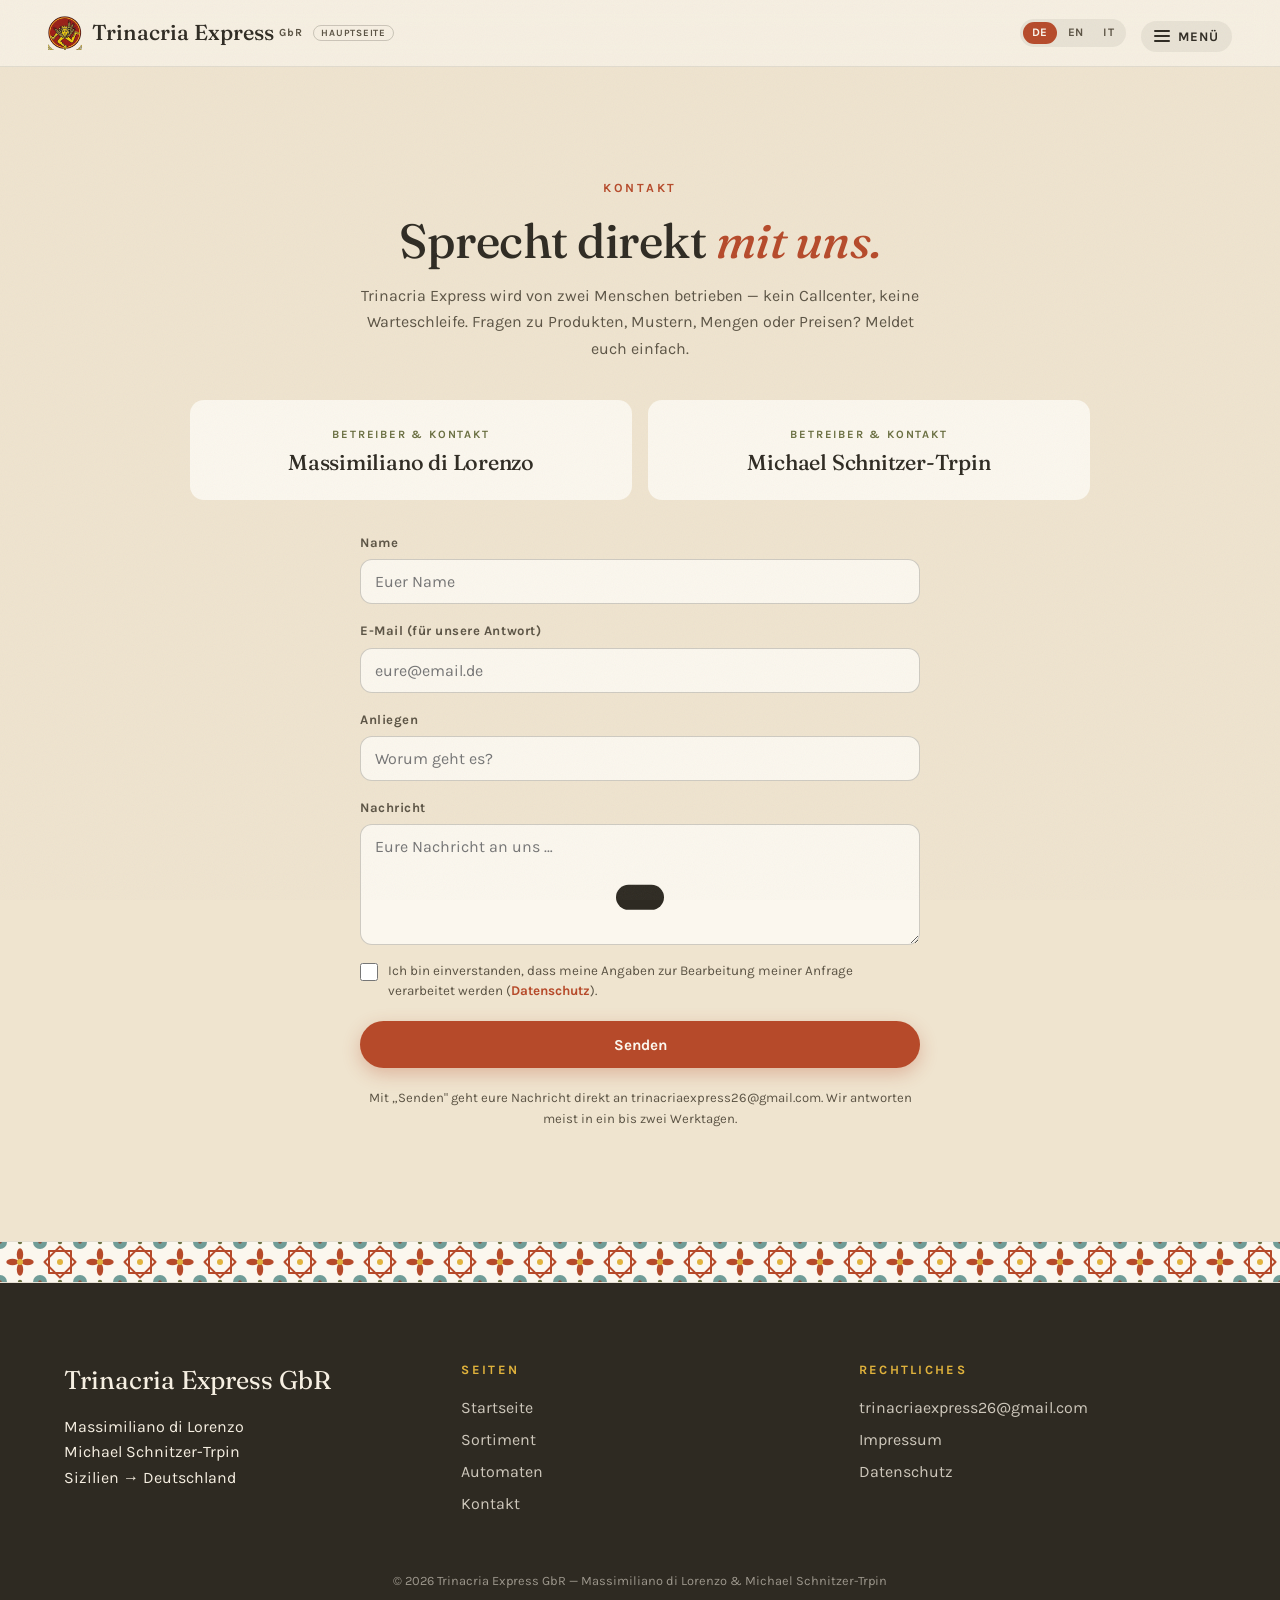
<file: kontakt.html>
<!DOCTYPE html>
<html lang="de">
<head>
<meta charset="UTF-8">
<meta name="viewport" content="width=device-width, initial-scale=1.0">
<title>Kontakt — Trinacria Express GbR</title>
<meta name="description" content="Schreibt Trinacria Express: Fragen zu Produkten, Mustern, Mengen oder Preisen — wir melden uns.">
<link rel="preconnect" href="https://fonts.googleapis.com">
<link rel="preconnect" href="https://fonts.gstatic.com" crossorigin>
<link href="https://fonts.googleapis.com/css2?family=Fraunces:ital,opsz,wght@0,9..144,300..700;1,9..144,300..700&family=Karla:ital,wght@0,300..700;1,300..700&display=swap" rel="stylesheet">
<link rel="stylesheet" href="style.css?v=24">
</head>
<body data-i18n-title="__title.kt" data-i18n-desc="__desc.kt">

<header class="nav">
  <a class="brand" href="index.html">
    <img class="brand-mark" src="images/logo-mark.png" alt="Trinacria Express">
    <span>Trinacria&nbsp;Express</span>
    <span class="brand-form">GbR</span>
    <span class="brand-sub" data-i18n="nav.home">Hauptseite</span>
  </a>
  <div class="lang-switch" role="group" aria-label="Sprache / Language / Lingua">
    <button class="lang-btn" type="button" data-lang="de">DE</button>
    <button class="lang-btn" type="button" data-lang="en">EN</button>
    <button class="lang-btn" type="button" data-lang="it">IT</button>
  </div>
  <div class="menu">
    <button class="menu-btn" id="menuBtn" type="button" aria-expanded="false" aria-controls="menuPanel">
      <span class="menu-ico" aria-hidden="true"><span></span><span></span><span></span></span>
      <span class="menu-label" data-i18n="nav.menu">Menü</span>
    </button>
    <nav class="menu-panel" id="menuPanel" aria-label="Seiten" hidden>
      <a href="index.html#prodotti" data-i18n="nav.sortiment">Sortiment</a>
      <a href="automaten.html" data-i18n="nav.automaten">Automaten</a>
      <a href="kontakt.html" data-i18n="nav.kontakt">Kontakt</a>
      <span class="menu-sep" aria-hidden="true"></span>
      <a href="impressum.html">Impressum</a>
      <a href="datenschutz.html">Datenschutz</a>
    </nav>
  </div>
</header>

<main id="top">

  <section class="contact" id="kontakt">
    <div class="contact-inner">
      <p class="eyebrow" data-i18n="kt.eyebrow">Kontakt</p>
      <h2 data-i18n="kt.h2">Sprecht direkt <em>mit uns.</em></h2>
      <p class="contact-lead" data-i18n="kt.lead">Trinacria Express wird von zwei Menschen betrieben — kein Callcenter, keine Warteschleife. Fragen zu Produkten, Mustern, Mengen oder Preisen? Meldet euch einfach.</p>

      <div class="contact-grid">
        <div class="contact-card">
          <p class="contact-role" data-i18n="kt.role">Betreiber &amp; Kontakt</p>
          <h3>Massimiliano di Lorenzo</h3>
        </div>
        <div class="contact-card">
          <p class="contact-role" data-i18n="kt.role">Betreiber &amp; Kontakt</p>
          <h3>Michael Schnitzer-Trpin</h3>
        </div>
      </div>

      <form class="contact-form" id="contactForm">
        <input type="hidden" name="_subject" value="Neue Kontaktanfrage — Trinacria Express GbR">
        <input type="hidden" name="_template" value="table">
        <input type="hidden" name="_captcha" value="false">
        <div class="form-row">
          <label for="cf-name" data-i18n="kt.l.name">Name</label>
          <input type="text" id="cf-name" name="name" required autocomplete="name" placeholder="Euer Name" data-i18n-ph="kt.ph.name">
        </div>
        <div class="form-row">
          <label for="cf-email" data-i18n="kt.l.email">E-Mail (für unsere Antwort)</label>
          <input type="email" id="cf-email" name="email" required autocomplete="email" placeholder="eure@email.de" data-i18n-ph="kt.ph.email">
        </div>
        <div class="form-row">
          <label for="cf-subject" data-i18n="kt.l.subject">Anliegen</label>
          <input type="text" id="cf-subject" name="subject" required placeholder="Worum geht es?" data-i18n-ph="kt.ph.subject">
        </div>
        <div class="form-row">
          <label for="cf-message" data-i18n="kt.l.message">Nachricht</label>
          <textarea id="cf-message" name="message" rows="5" required placeholder="Eure Nachricht an uns …" data-i18n-ph="kt.ph.message"></textarea>
        </div>
        <label class="form-consent">
          <input type="checkbox" id="cf-consent" required>
          <span data-i18n="kt.consent">Ich bin einverstanden, dass meine Angaben zur Bearbeitung meiner Anfrage verarbeitet werden (<a href="datenschutz.html">Datenschutz</a>).</span>
        </label>
        <button type="submit" class="btn btn-primary btn-block" data-i18n="kt.submit">Senden</button>
        <p class="form-note" id="cf-status" role="status" data-i18n="kt.status">Mit „Senden" geht eure Nachricht direkt an trinacriaexpress26@gmail.com. Wir antworten meist in ein bis zwei Werktagen.</p>
      </form>
    </div>
  </section>

</main>

<div class="tile-divider" aria-hidden="true"></div>

<footer class="footer">
  <div class="footer-cols">
    <div>
      <p class="footer-brand">Trinacria&nbsp;Express GbR</p>
      <p data-i18n="foot.brandLine">Massimiliano di Lorenzo<br>Michael Schnitzer-Trpin<br>Sizilien → Deutschland</p>
    </div>
    <div>
      <p class="footer-h" data-i18n="foot.pages">Seiten</p>
      <a href="index.html" data-i18n="foot.startseite">Startseite</a>
      <a href="index.html#prodotti" data-i18n="nav.sortiment">Sortiment</a>
      <a href="automaten.html" data-i18n="nav.automaten">Automaten</a>
      <a href="kontakt.html" data-i18n="nav.kontakt">Kontakt</a>
    </div>
    <div>
      <p class="footer-h" data-i18n="foot.legal">Rechtliches</p>
      <a href="mailto:trinacriaexpress26@gmail.com">trinacriaexpress26@gmail.com</a>
      <a href="impressum.html">Impressum</a>
      <a href="datenschutz.html">Datenschutz</a>
    </div>
  </div>
  <p class="footer-note">© 2026 Trinacria Express GbR — Massimiliano di Lorenzo &amp; Michael Schnitzer-Trpin</p>
</footer>

<div class="toast" id="toast"></div>

<script src="i18n.js?v=11"></script>
<script src="nav.js?v=1"></script>
<script>
(function () {
  var form = document.getElementById("contactForm");
  if (!form) return;

  function L() {
    var s = window.__teLang;
    if (!s) { try { s = localStorage.getItem("te_lang"); } catch (e) {} }
    return s || document.documentElement.lang || "de";
  }
  var M = {
    de: { sending: "Wird gesendet …", ok: "Danke! Eure Nachricht ist raus — wir melden uns.",
      err: 'Senden hat gerade nicht geklappt. Schreibt uns bitte direkt an <a href="mailto:trinacriaexpress26@gmail.com">trinacriaexpress26@gmail.com</a>.',
      toast: "Nachricht gesendet", subj: "Anfrage: ", msg: function (p) { return "Ich interessiere mich für „" + p + "\".\n\n"; } },
    en: { sending: "Sending …", ok: "Thank you! Your message is on its way — we'll be in touch.",
      err: 'Sending didn\'t work just now. Please write to us directly at <a href="mailto:trinacriaexpress26@gmail.com">trinacriaexpress26@gmail.com</a>.',
      toast: "Message sent", subj: "Enquiry: ", msg: function (p) { return "I'm interested in “" + p + "”.\n\n"; } },
    it: { sending: "Invio in corso …", ok: "Grazie! Il vostro messaggio è partito — vi risponderemo.",
      err: 'L\'invio non è riuscito. Scriveteci direttamente a <a href="mailto:trinacriaexpress26@gmail.com">trinacriaexpress26@gmail.com</a>.',
      toast: "Messaggio inviato", subj: "Richiesta: ", msg: function (p) { return "Sono interessato a “" + p + "”.\n\n"; } }
  };
  var MM = function () { return M[L()] || M.de; };

  // Produktname aus der URL (?produkt=…) vorausfüllen
  try {
    var produkt = new URLSearchParams(location.search).get("produkt");
    if (produkt) {
      var subj = document.getElementById("cf-subject");
      var msg = document.getElementById("cf-message");
      if (subj) subj.value = MM().subj + produkt;
      if (msg) { msg.value = MM().msg(produkt); }
    }
  } catch (e) {}

  var status = document.getElementById("cf-status");
  var toastEl = document.getElementById("toast");
  var toastTimer;
  function toast(msg) {
    if (!toastEl) return;
    toastEl.textContent = msg;
    toastEl.classList.add("show");
    clearTimeout(toastTimer);
    toastTimer = setTimeout(function () { toastEl.classList.remove("show"); }, 2200);
  }
  form.addEventListener("submit", async function (e) {
    e.preventDefault();
    var btn = form.querySelector("button[type=submit]");
    btn.disabled = true;
    if (status) status.textContent = MM().sending;
    try {
      var res = await fetch("https://formsubmit.co/ajax/trinacriaexpress26@gmail.com", {
        method: "POST",
        headers: { Accept: "application/json" },
        body: new FormData(form),
      });
      if (!res.ok) throw new Error("HTTP " + res.status);
      form.reset();
      if (status) status.textContent = MM().ok;
      toast(MM().toast);
    } catch (err) {
      if (status) status.innerHTML = MM().err;
    } finally {
      btn.disabled = false;
    }
  });
})();
</script>

</body>
</html>
</file>
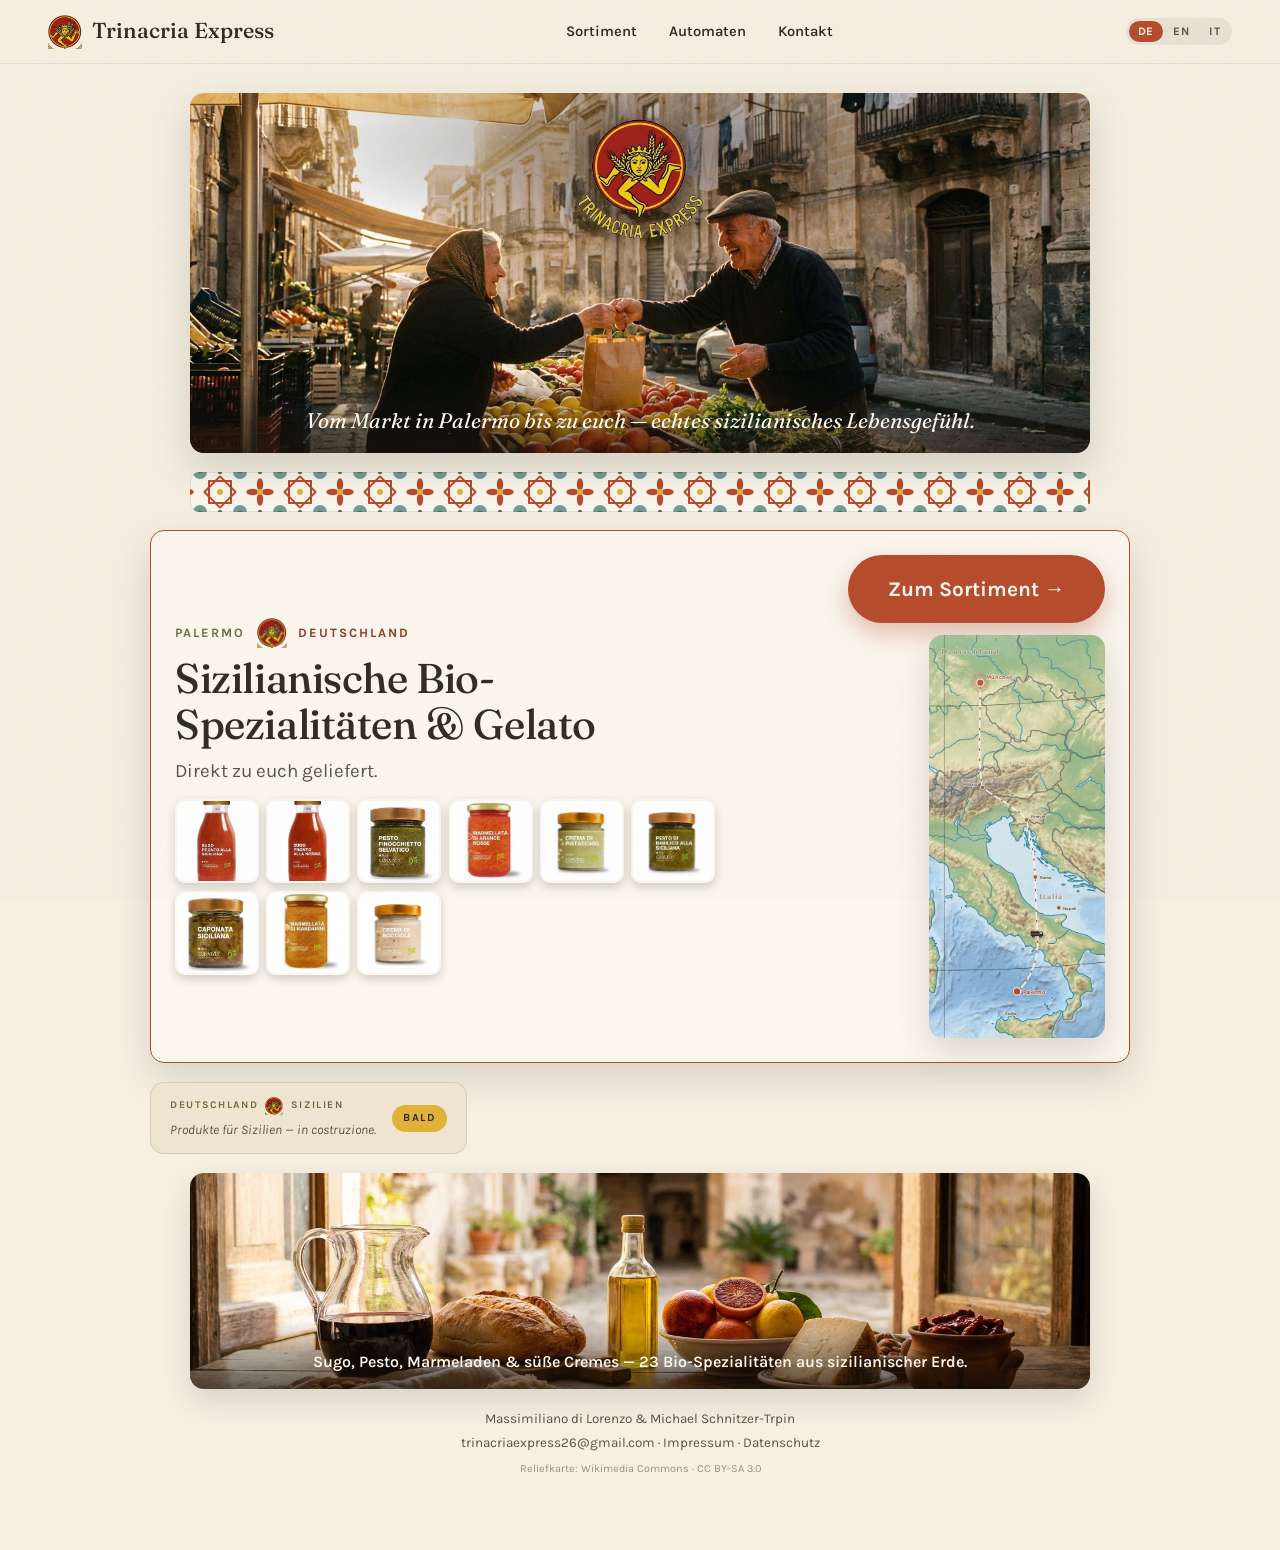
<file: startseite-splash-archiv.html>
<!DOCTYPE html>
<html lang="de">
<head>
<meta charset="UTF-8">
<meta name="viewport" content="width=device-width, initial-scale=1.0">
<title>Trinacria Express — Sizilien &amp; Bayern, direkt verbunden</title>
<meta name="description" content="Trinacria Express: Bio-Spezialitäten von Sizilien nach Deutschland — und bald von Bayern nach Sizilien. Wählt eure Richtung.">
<link rel="preconnect" href="https://fonts.googleapis.com">
<link rel="preconnect" href="https://fonts.gstatic.com" crossorigin>
<link href="https://fonts.googleapis.com/css2?family=Fraunces:ital,opsz,wght@0,9..144,300..700;1,9..144,300..700&family=Karla:ital,wght@0,300..700;1,300..700&display=swap" rel="stylesheet">
<link rel="stylesheet" href="style.css?v=19">
</head>
<body class="splash-body" data-i18n-title="__title" data-i18n-desc="__desc">

<header class="nav">
  <a class="brand" href="index.html">
    <img class="brand-mark" src="images/logo-mark.png" alt="Trinacria Express">
    <span>Trinacria&nbsp;Express</span>
  </a>
  <nav class="nav-links">
    <a href="shop.html#prodotti" data-i18n="nav.sortiment">Sortiment</a>
    <a href="automaten.html" data-i18n="nav.automaten">Automaten</a>
    <a href="kontakt.html" data-i18n="nav.kontakt">Kontakt</a>
  </nav>
  <div class="lang-switch" role="group" aria-label="Sprache / Language / Lingua">
    <button class="lang-btn" type="button" data-lang="de">DE</button>
    <button class="lang-btn" type="button" data-lang="en">EN</button>
    <button class="lang-btn" type="button" data-lang="it">IT</button>
  </div>
</header>

<main class="splash">

  <figure class="splash-hero">
    <img class="splash-hero-photo" src="images/hero.jpg" alt="Sizilianischer Straßenmarkt im Morgenlicht — frische Blutorangen, Tomaten und Kräuter" loading="eager" width="1400" height="784">
    <div class="hero-overlay">
      <img class="hero-logo" src="images/logo-trinacria-express.png" alt="Trinacria Express — Bio-Spezialitäten zwischen Sizilien und Bayern">
    </div>
    <figcaption class="splash-hero-cap" data-i18n="idx.cap">Vom Markt in Palermo bis zu euch — echtes sizilianisches Lebensgefühl.</figcaption>
  </figure>

  <div class="tile-band" aria-hidden="true"></div>

  <div class="splash-offer">

    <a class="choice choice--primary choice--big" href="shop.html" data-dir="north">
      <div class="pcard">
        <div class="pcard-text">
          <span class="choice-route">
            <span>Palermo</span>
            <img class="choice-mark" src="images/logo-mark.png" alt="" aria-hidden="true">
            <span class="choice-route-goal" data-i18n="idx.route.goal">Deutschland</span>
          </span>
          <h2 data-i18n="idx.h2">Sizilianische Bio-Spezialitäten &amp; Gelato</h2>
          <p data-i18n="idx.p">Direkt zu euch geliefert.</p>
          <span class="choice-thumbs" aria-hidden="true">
            <img src="images/products/p04.jpg" alt="" loading="lazy">
            <img src="images/products/p08.jpg" alt="" loading="lazy">
            <img src="images/products/p11.jpg" alt="" loading="lazy">
            <img src="images/products/p17.jpg" alt="" loading="lazy">
            <img src="images/products/p21.jpg" alt="" loading="lazy">
            <img src="images/products/p13.jpg" alt="" loading="lazy">
            <img src="images/products/p16.jpg" alt="" loading="lazy">
            <img src="images/products/p19.jpg" alt="" loading="lazy">
            <img src="images/products/p23.jpg" alt="" loading="lazy">
          </span>
        </div>

        <div class="pcard-right">
          <span class="choice-cta" data-i18n="idx.cta">Zum Sortiment</span>
          <figure class="railmap pcard-map" aria-label="Route Palermo–München">
          <div class="realmap">
            <img class="realmap-img" src="images/map-relief.jpg" width="1580" height="1351"
                 alt="Reliefkarte: die Trinacria-Express-Route von Palermo über Italien und die Alpen nach München">
            <svg class="realmap-overlay" viewBox="0 0 240 550" preserveAspectRatio="xMidYMid meet" aria-hidden="true">
              <text class="map-country" x="16" y="26">Deutschland</text>
              <text class="map-country" x="150" y="360">Italia</text>
              <path id="rail" class="rail-base"
                d="M120,486 C140,470 150,440 148,410 C146,380 145,355 145,330 C144,300 138,275 133,252 C120,235 90,222 73,208 C66,175 70,120 70,65"/>
              <path class="rail-flow"
                d="M120,486 C140,470 150,440 148,410 C146,380 145,355 145,330 C144,300 138,275 133,252 C120,235 90,222 73,208 C66,175 70,120 70,65"/>
              <circle class="endpoint-glow south" cx="120" cy="486" r="13"/>
              <circle class="endpoint-glow north" cx="70" cy="65" r="13"/>
              <circle class="city-dot" cx="145" cy="330" r="3"/>
              <circle class="city-dot" cx="177" cy="372" r="3"/>
              <circle class="city-dot" cx="133" cy="252" r="3"/>
              <circle class="city-dot" cx="73" cy="208" r="3"/>
              <circle class="pin-dot" cx="120" cy="486" r="5"/>
              <circle class="pin-dot" cx="70" cy="65" r="5"/>
              <text class="city-label" x="151" y="333">Roma</text>
              <text class="city-label" x="183" y="375">Napoli</text>
              <text class="city-label" x="139" y="250">Firenze</text>
              <text class="city-label" x="66" y="206" text-anchor="end">Milano</text>
              <text class="city-label" x="112" y="518" text-anchor="middle">Sicilia</text>
              <text class="pin-label pin-label--key" x="128" y="490">Palermo</text>
              <text class="pin-label pin-label--key" x="78" y="60">München</text>
              <g id="train" class="train truck" transform="translate(120,486)">
                <g transform="scale(0.42)">
                  <rect x="-22" y="-10" width="28" height="15" rx="2.5" fill="#26221b"/>
                  <rect x="-22" y="-2.5" width="28" height="3" fill="#b64a2a"/>
                  <path d="M6,-9 L15.5,-9 L19,-2 L19,5 L6,5 Z" fill="#2e2a22"/>
                  <rect x="8.5" y="-6.5" width="6.5" height="5" rx="1" fill="#bcd3da"/>
                  <circle cx="-13" cy="6" r="4.2" fill="#141210"/>
                  <circle cx="-13" cy="6" r="1.7" fill="#8a8577"/>
                  <circle cx="10" cy="6" r="4.2" fill="#141210"/>
                  <circle cx="10" cy="6" r="1.7" fill="#8a8577"/>
                  <circle cx="19" cy="-6.5" r="1.4" fill="#e8c24a"/>
                </g>
              </g>
            </svg>
          </div>
        </figure>
        </div>
      </div>
    </a>

    <a class="choice choice--mini choice--soon" href="it.html" data-dir="south">
      <span class="choice-mini-main">
        <span class="choice-route small">
          <span data-i18n="idx.mini.r1">Deutschland</span>
          <img class="choice-mark" src="images/logo-mark.png" alt="" aria-hidden="true">
          <span data-i18n="idx.mini.r2">Sizilien</span>
        </span>
        <span class="choice-mini-sub" data-i18n="idx.mini.sub">Produkte für Sizilien — in costruzione.</span>
      </span>
      <span class="choice-badge" data-i18n="idx.badge">Bald</span>
    </a>

  </div>

  <figure class="splash-banner">
    <img src="images/banner.jpg" alt="Sizilianische Tafel: Brot, Olivenöl, Blutorangen, Zitronen, Pecorino, Mandeln und getrocknete Tomaten" loading="lazy" width="1600" height="627">
    <figcaption class="splash-banner-cap" data-i18n="idx.banner.cap">Sugo, Pesto, Marmeladen &amp; süße Cremes — 23 Bio-Spezialitäten aus sizilianischer Erde.</figcaption>
  </figure>

  <footer class="splash-foot">
    <p>Massimiliano di Lorenzo &amp; Michael Schnitzer-Trpin</p>
    <p>
      <a href="mailto:trinacriaexpress26@gmail.com">trinacriaexpress26@gmail.com</a> ·
      <a href="impressum.html">Impressum</a> ·
      <a href="datenschutz.html">Datenschutz</a>
    </p>
    <p class="foot-credit">Reliefkarte: Wikimedia Commons · CC BY-SA 3.0</p>
  </footer>

</main>

<script src="i18n.js?v=4"></script>
<script>
(function () {
  var fig = document.querySelector('.railmap');
  if (!fig) return;
  var rail = fig.querySelector('#rail');
  var train = fig.querySelector('#train');
  var flow = fig.querySelector('.rail-flow');
  if (!rail || !train || !rail.getTotalLength) return;

  var L = rail.getTotalLength();
  var reduce = window.matchMedia && window.matchMedia('(prefers-reduced-motion: reduce)').matches;

  // pos: 0 = Palermo (Süden/unten), 1 = Deutschland (Norden/oben)
  var pos = 0, dir = 1, mode = 'bounce';
  var speed = 1 / 6;
  var phase = 'run', fadeT = 0, fadeDur = 0.32, dashOff = 0;

  function place() {
    var l = Math.max(0, Math.min(L, pos * L));
    var p = rail.getPointAtLength(l);
    train.setAttribute('transform', 'translate(' + p.x.toFixed(2) + ',' + p.y.toFixed(2) + ')');
    fig.classList.toggle('is-north', dir > 0);
    fig.classList.toggle('is-south', dir < 0);
  }

  if (reduce) { pos = 0.5; dir = 1; place(); return; }

  var last = null;
  function frame(t) {
    if (last === null) last = t;
    var dt = Math.min(0.05, (t - last) / 1000); last = t;

    if (mode === 'bounce') {
      pos += speed * dir * dt;
      if (pos >= 1) { pos = 1; dir = -1; }
      if (pos <= 0) { pos = 0; dir = 1; }
      train.style.opacity = 1;
    } else {
      if (phase === 'run') {
        pos += speed * dir * dt;
        if ((dir > 0 && pos >= 1) || (dir < 0 && pos <= 0)) { pos = dir > 0 ? 1 : 0; phase = 'fadeout'; fadeT = 0; }
        train.style.opacity = 1;
      } else if (phase === 'fadeout') {
        fadeT += dt; train.style.opacity = Math.max(0, 1 - fadeT / fadeDur);
        if (fadeT >= fadeDur) { pos = dir > 0 ? 0 : 1; phase = 'fadein'; fadeT = 0; }
      } else {
        fadeT += dt; train.style.opacity = Math.min(1, fadeT / fadeDur);
        if (fadeT >= fadeDur) phase = 'run';
      }
    }

    dashOff -= dir * 42 * dt;
    if (flow) flow.style.strokeDashoffset = dashOff.toFixed(1);

    place();
    requestAnimationFrame(frame);
  }
  requestAnimationFrame(frame);

  function setMode(m) {
    mode = m;
    if (m === 'north') { dir = 1; phase = 'run'; }
    else if (m === 'south') { dir = -1; phase = 'run'; }
  }
  function bind(sel, m) {
    var el = document.querySelector(sel);
    if (!el) return;
    el.addEventListener('pointerenter', function () { setMode(m); });
    el.addEventListener('focusin', function () { setMode(m); });
    el.addEventListener('pointerleave', function () { setMode('bounce'); });
    el.addEventListener('focusout', function () { setMode('bounce'); });
  }
  bind('[data-dir="north"]', 'north');
  bind('[data-dir="south"]', 'south');
})();
</script>

</body>
</html>
</file>
<file: style.css>
/* ============ TERRA SICULA ============ */
:root {
  --paper: #f6efe2;
  --paper-deep: #efe4cf;
  --ink: #2e2a22;
  --ink-soft: #5b5344;
  --terracotta: #b64a2a;
  --terracotta-deep: #93381d;
  --olive: #6b7042;
  --olive-deep: #4a512e;
  --lemon: #e0b23c;
  --cream: #fbf7ee;
  --radius: 14px;
  --font-display: "Fraunces", Georgia, serif;
  --font-body: "Karla", -apple-system, sans-serif;
}

* { margin: 0; padding: 0; box-sizing: border-box; }
html { scroll-behavior: smooth; }

body {
  font-family: var(--font-body);
  background: var(--paper);
  color: var(--ink);
  line-height: 1.6;
  -webkit-font-smoothing: antialiased;
}

/* subtle paper grain */
body::before {
  content: "";
  position: fixed; inset: 0;
  pointer-events: none; z-index: 1000;
  opacity: .05;
  background-image: url("data:image/svg+xml,%3Csvg xmlns='http://www.w3.org/2000/svg' width='160' height='160'%3E%3Cfilter id='n'%3E%3CfeTurbulence type='fractalNoise' baseFrequency='0.9' numOctaves='2'/%3E%3C/filter%3E%3Crect width='160' height='160' filter='url(%23n)'/%3E%3C/svg%3E");
}

h1, h2, h3 { font-family: var(--font-display); font-weight: 420; line-height: 1.08; letter-spacing: -0.01em; }
h1 { font-size: clamp(2.6rem, 6.5vw, 5.2rem); }
h2 { font-size: clamp(2rem, 4.2vw, 3.2rem); }
em { font-style: italic; }
h1 em, h2 em { color: var(--terracotta); }
a { color: inherit; text-decoration: none; }
img { display: block; max-width: 100%; }

.eyebrow {
  font-size: .78rem; letter-spacing: .22em; text-transform: uppercase;
  color: var(--terracotta); font-weight: 700; margin-bottom: 1rem;
}

/* ============ BUTTONS ============ */
.btn {
  display: inline-block; cursor: pointer; border: none;
  font-family: var(--font-body); font-weight: 700; font-size: .95rem;
  padding: .9rem 1.9rem; border-radius: 999px;
  transition: transform .18s ease, background .18s ease, box-shadow .18s ease;
}
.btn:hover { transform: translateY(-2px); }
.btn-primary { background: var(--terracotta); color: var(--cream); box-shadow: 0 6px 18px rgba(182, 74, 42, .3); }
.btn-primary:hover { background: var(--terracotta-deep); }
.btn-ghost { background: transparent; color: var(--ink); box-shadow: inset 0 0 0 1.5px var(--ink); }
.btn-ghost:hover { background: var(--ink); color: var(--cream); }
.btn-block { display: block; width: 100%; text-align: center; }

/* ============ NAV ============ */
.nav {
  position: sticky; top: 0; z-index: 50;
  display: flex; align-items: center; justify-content: space-between;
  padding: .9rem clamp(1.2rem, 4vw, 3rem);
  background: color-mix(in srgb, var(--paper) 88%, transparent);
  backdrop-filter: blur(12px);
  border-bottom: 1px solid rgba(46, 42, 34, .1);
}
.brand { display: flex; align-items: center; gap: .6rem; font-family: var(--font-display); font-size: 1.35rem; font-weight: 500; }
.brand-sub {
  font-family: var(--font-body); font-size: .6rem; font-weight: 700;
  letter-spacing: .08em; text-transform: uppercase; color: var(--ink-soft);
  border: 1px solid rgba(46, 42, 34, .22); border-radius: 999px;
  padding: .16rem .45rem; line-height: 1; white-space: nowrap;
}
.brand:hover .brand-sub { color: var(--terracotta); border-color: var(--terracotta); }
.brand-mark { width: 30px; height: 30px; color: var(--olive); }
.nav-links { display: flex; gap: 2rem; font-size: .92rem; font-weight: 600; }
.nav-links a { position: relative; }
.nav-links a::after {
  content: ""; position: absolute; left: 0; bottom: -4px; height: 2px; width: 0;
  background: var(--terracotta); transition: width .2s ease;
}
.nav-links a:hover::after { width: 100%; }
.nav-links { margin-left: auto; }
/* ---- Sprachumschalter DE / EN / IT ---- */
.lang-switch {
  display: inline-flex; gap: 2px; align-items: center; margin-left: 1.1rem;
  background: rgba(46, 42, 34, .07); border-radius: 999px; padding: 3px;
}
.lang-btn {
  border: none; background: none; cursor: pointer; font-family: var(--font-body);
  font-size: .72rem; font-weight: 700; letter-spacing: .05em; text-transform: uppercase;
  color: var(--ink-soft); padding: .3rem .55rem; border-radius: 999px; line-height: 1;
}
.lang-btn:hover { color: var(--ink); }
.lang-btn.is-active { background: var(--terracotta); color: var(--cream); }
.lang-switch--float {
  position: fixed; top: 1rem; right: 1rem; z-index: 80; margin: 0;
  background: color-mix(in srgb, var(--paper) 90%, transparent);
  backdrop-filter: blur(8px); box-shadow: 0 4px 14px rgba(46, 42, 34, .2);
}
.cart-btn {
  position: relative; background: none; border: none; cursor: pointer;
  color: var(--ink); padding: .3rem;
}
.cart-btn svg { width: 26px; height: 26px; }
.cart-count {
  position: absolute; top: -4px; right: -7px;
  background: var(--terracotta); color: var(--cream);
  font-size: .68rem; font-weight: 700; font-family: var(--font-body);
  min-width: 18px; height: 18px; border-radius: 999px;
  display: grid; place-items: center; padding: 0 4px;
}

/* ============ PLACEHOLDER ART ============ */
.ph { position: relative; overflow: hidden; background: var(--ph-bg, linear-gradient(160deg, #d8c39a, #b64a2a)); }
.ph::after {
  content: attr(data-label);
  position: absolute; inset: 0; display: grid; place-items: center;
  font-family: var(--font-display); font-style: italic;
  font-size: clamp(1rem, 2.2vw, 1.6rem); color: rgba(251, 247, 238, .92);
  text-align: center; padding: 1rem; letter-spacing: .02em;
}
.ph::before {
  content: ""; position: absolute; inset: -20%;
  background: radial-gradient(ellipse at 30% 20%, rgba(255,255,255,.28), transparent 55%),
              radial-gradient(ellipse at 75% 85%, rgba(0,0,0,.18), transparent 60%);
}
.ph img { position: absolute; inset: 0; width: 100%; height: 100%; object-fit: cover; z-index: 2; }

/* arch shape — the organic signature of the site */
.arch { border-radius: 999px 999px var(--radius) var(--radius); }

/* ============ HERO ============ */
.hero { position: relative; min-height: 92vh; display: grid; place-items: center; text-align: center; overflow: hidden; }
.hero-media { position: absolute; inset: 0; }
.hero-media { --ph-bg: linear-gradient(165deg, #cf8b4b 0%, #b64a2a 45%, #5f3020 100%); }
.hero-media::after { content: ""; }
.hero-media img { filter: saturate(1.05); }
.hero::after {
  content: ""; position: absolute; inset: 0; z-index: 3;
  background: linear-gradient(180deg, rgba(30,20,12,.25) 0%, rgba(30,20,12,.15) 45%, rgba(30,20,12,.55) 100%);
}
.hero-inner { position: relative; z-index: 4; color: var(--cream); max-width: 820px; padding: 6rem 1.5rem 4rem; }
.hero-inner .eyebrow { color: var(--lemon); }
.hero-inner h1 em { color: var(--lemon); }
.hero-sub { font-size: 1.15rem; max-width: 520px; margin: 1.4rem auto 2.2rem; opacity: .92; }

/* ============ MARQUEE ============ */
.marquee { overflow: hidden; background: var(--olive-deep); color: var(--paper); padding: .85rem 0; }
.marquee-track {
  display: flex; gap: 2.2rem; align-items: center; white-space: nowrap;
  width: max-content; animation: scroll 36s linear infinite;
  font-family: var(--font-display); font-style: italic; font-size: 1.15rem;
}
.marquee-track i { font-style: normal; color: var(--lemon); font-size: .8rem; }
@keyframes scroll { to { transform: translateX(-50%); } }

/* ============ MANIFESTO ============ */
.manifesto {
  display: grid; grid-template-columns: minmax(280px, 460px) 1fr;
  gap: clamp(2.5rem, 6vw, 6rem); align-items: center;
  padding: clamp(4rem, 9vw, 8rem) clamp(1.5rem, 6vw, 6rem);
  max-width: 1300px; margin: 0 auto;
}
.manifesto-media { aspect-ratio: 4 / 5.2; --ph-bg: linear-gradient(170deg, #8a9159, #4a512e); }
.manifesto-text p:not(.eyebrow) { margin: 1.1rem 0; color: var(--ink-soft); max-width: 54ch; }
.manifesto-text .btn { margin-top: 1rem; }

/* ============ SHOP ============ */
.shop { background: var(--paper-deep); padding: clamp(4rem, 8vw, 7rem) clamp(1.5rem, 5vw, 4rem); }
.shop-head { max-width: 1300px; margin: 0 auto 2.6rem; }
.filters { display: flex; flex-wrap: wrap; gap: .6rem; margin-top: 1.6rem; }
.chip {
  border: 1.5px solid rgba(46, 42, 34, .35); background: transparent; cursor: pointer;
  font-family: var(--font-body); font-weight: 600; font-size: .88rem; color: var(--ink);
  padding: .45rem 1.15rem; border-radius: 999px; transition: all .18s ease;
}
.chip:hover { border-color: var(--ink); }
.chip.active { background: var(--ink); color: var(--paper); border-color: var(--ink); }

.grid {
  display: grid; gap: clamp(1.2rem, 2.5vw, 2rem);
  grid-template-columns: repeat(auto-fill, minmax(240px, 1fr));
  max-width: 1300px; margin: 0 auto;
}
.card {
  background: var(--cream); border-radius: var(--radius);
  overflow: hidden; display: flex; flex-direction: column;
  box-shadow: 0 1px 3px rgba(46, 42, 34, .07);
  transition: transform .25s ease, box-shadow .25s ease;
}
.card:hover { transform: translateY(-5px); box-shadow: 0 14px 30px rgba(46, 42, 34, .13); }
.card-media { aspect-ratio: 1; margin: 10px 10px 0; border-radius: 999px 999px 8px 8px; }
.card-media::after { font-size: 1.05rem; }
.card-body { padding: 1.1rem 1.25rem 1.35rem; display: flex; flex-direction: column; flex: 1; }
.card-origin { font-size: .72rem; letter-spacing: .16em; text-transform: uppercase; color: var(--olive); font-weight: 700; }
.card-name { font-family: var(--font-display); font-size: 1.32rem; font-weight: 480; margin: .3rem 0 .15rem; }
.card-size { font-size: .82rem; color: var(--ink-soft); margin-bottom: .9rem; }
.card-foot { margin-top: auto; display: flex; align-items: center; justify-content: space-between; gap: .8rem; }
.card-price { font-family: var(--font-display); font-size: 1.25rem; font-weight: 550; }
.card-add {
  border: none; cursor: pointer; background: var(--olive); color: var(--cream);
  font-family: var(--font-body); font-weight: 700; font-size: .84rem;
  padding: .55rem 1.1rem; border-radius: 999px; transition: background .18s ease, transform .18s ease;
}
.card-add:hover { background: var(--olive-deep); transform: scale(1.04); }
.card.hidden { display: none; }

/* ============ PEOPLE ============ */
.people { padding: clamp(4rem, 9vw, 8rem) clamp(1.5rem, 5vw, 4rem); max-width: 1300px; margin: 0 auto; text-align: center; }
.people-grid {
  display: grid; grid-template-columns: repeat(auto-fit, minmax(240px, 1fr));
  gap: clamp(1.5rem, 4vw, 3.5rem); margin-top: 3rem;
}
.person-media { aspect-ratio: 4 / 5; }
.person:nth-child(1) .person-media { --ph-bg: linear-gradient(170deg, #9aa065, #55592f); }
.person:nth-child(2) .person-media { --ph-bg: linear-gradient(170deg, #d29a54, #a04a26); }
.person:nth-child(3) .person-media { --ph-bg: linear-gradient(170deg, #7fa3a8, #3e5f66); }
.person h3 { font-size: 1.5rem; margin-top: 1.3rem; }
.person-role { font-size: .78rem; letter-spacing: .16em; text-transform: uppercase; color: var(--terracotta); font-weight: 700; margin: .25rem 0 .7rem; }
.person-quote { font-family: var(--font-display); font-style: italic; font-size: 1.05rem; color: var(--ink-soft); max-width: 30ch; margin: 0 auto; }

/* ============ BANNER ============ */
.banner {
  position: relative; overflow: hidden;
  color: var(--cream); text-align: center;
  padding: clamp(5rem, 11vw, 9rem) 1.5rem;
}
.banner-media { position: absolute; inset: 0; --ph-bg: linear-gradient(165deg, #c1502e, #7c2a16); }
.banner-media::after { content: ""; }
.banner::after {
  content: ""; position: absolute; inset: 0; z-index: 3;
  background: linear-gradient(180deg, rgba(30, 20, 12, .45), rgba(30, 20, 12, .55));
}
.banner-inner { position: relative; z-index: 4; }
.banner h2 em { color: var(--lemon); }
.banner .btn-primary { background: var(--cream); color: var(--terracotta-deep); margin-top: 2rem; box-shadow: none; }
.banner .btn-primary:hover { background: var(--paper); }

/* ============ FOOTER ============ */
.footer { background: var(--ink); color: var(--paper); padding: clamp(3rem, 6vw, 5rem) clamp(1.5rem, 5vw, 4rem) 2rem; }
.footer-cols {
  display: grid; grid-template-columns: repeat(auto-fit, minmax(200px, 1fr));
  gap: 2.5rem; max-width: 1300px; margin: 0 auto 3rem;
}
.footer-brand { font-family: var(--font-display); font-size: 1.6rem; margin-bottom: .8rem; }
.footer-h { font-weight: 700; font-size: .8rem; letter-spacing: .18em; text-transform: uppercase; color: var(--lemon); margin-bottom: .9rem; }
.footer-cols a { display: block; margin: .4rem 0; opacity: .8; }
.footer-cols a:hover { opacity: 1; }
.newsletter { display: flex; gap: .5rem; }
.newsletter input {
  flex: 1; min-width: 0; background: rgba(251, 247, 238, .1); border: 1px solid rgba(251, 247, 238, .3);
  border-radius: 999px; padding: .6rem 1rem; color: var(--paper); font-family: var(--font-body);
}
.newsletter input::placeholder { color: rgba(251, 247, 238, .5); }
.newsletter button {
  border: none; background: var(--lemon); color: var(--ink); font-weight: 700;
  border-radius: 999px; padding: .6rem 1.2rem; cursor: pointer; font-family: var(--font-body);
}
.footer-note { text-align: center; font-size: .8rem; opacity: .55; }

/* ============ CART DRAWER ============ */
.cart-overlay {
  position: fixed; inset: 0; background: rgba(30, 20, 12, .45); z-index: 90;
  opacity: 0; pointer-events: none; transition: opacity .25s ease;
}
.cart-drawer {
  position: fixed; top: 0; right: 0; bottom: 0; z-index: 95;
  width: min(420px, 92vw); background: var(--cream);
  display: flex; flex-direction: column;
  transform: translateX(105%); transition: transform .3s cubic-bezier(.3, .8, .3, 1);
  box-shadow: -12px 0 40px rgba(30, 20, 12, .18);
}
body.cart-open .cart-overlay { opacity: 1; pointer-events: auto; }
body.cart-open .cart-drawer { transform: translateX(0); }
body.cart-open { overflow: hidden; }
.cart-head {
  display: flex; align-items: center; justify-content: space-between;
  padding: 1.3rem 1.5rem; border-bottom: 1px solid rgba(46, 42, 34, .12);
}
.cart-head h3 { font-size: 1.5rem; }
.cart-close { background: none; border: none; font-size: 1.9rem; cursor: pointer; color: var(--ink); line-height: 1; }
.cart-items { flex: 1; overflow-y: auto; padding: 1rem 1.5rem; }
.cart-empty { text-align: center; color: var(--ink-soft); font-family: var(--font-display); font-style: italic; font-size: 1.1rem; margin-top: 3rem; }
.cart-item {
  display: grid; grid-template-columns: 62px 1fr auto; gap: .9rem; align-items: center;
  padding: .9rem 0; border-bottom: 1px dashed rgba(46, 42, 34, .18);
}
.cart-item-thumb { width: 62px; height: 62px; border-radius: 999px 999px 6px 6px; }
.cart-item-thumb::after { content: ""; }
.cart-item-name { font-family: var(--font-display); font-size: 1.02rem; line-height: 1.25; }
.cart-item-price { font-size: .85rem; color: var(--ink-soft); }
.qty { display: flex; align-items: center; gap: .55rem; margin-top: .35rem; }
.qty button {
  width: 22px; height: 22px; border-radius: 50%; border: 1.5px solid rgba(46, 42, 34, .4);
  background: none; cursor: pointer; font-weight: 700; line-height: 1; color: var(--ink);
}
.qty button:hover { background: var(--ink); color: var(--cream); border-color: var(--ink); }
.cart-item-remove { background: none; border: none; cursor: pointer; color: var(--ink-soft); font-size: 1.2rem; }
.cart-item-remove:hover { color: var(--terracotta); }
.cart-foot { padding: 1.3rem 1.5rem 1.6rem; border-top: 1px solid rgba(46, 42, 34, .12); background: var(--paper); }
.cart-total { display: flex; justify-content: space-between; font-size: 1.15rem; margin-bottom: .3rem; }
.cart-total strong { font-family: var(--font-display); font-size: 1.4rem; }
.cart-ship { font-size: .8rem; color: var(--ink-soft); margin-bottom: 1rem; }

/* ============ TOAST ============ */
.toast {
  position: fixed; bottom: 1.6rem; left: 50%; transform: translate(-50%, 140%);
  background: var(--ink); color: var(--paper); font-weight: 600; font-size: .92rem;
  padding: .8rem 1.5rem; border-radius: 999px; z-index: 120;
  transition: transform .3s cubic-bezier(.3, .8, .3, 1); pointer-events: none;
}
.toast.show { transform: translate(-50%, 0); }

/* ============ RESPONSIVE ============ */
@media (max-width: 760px) {
  .nav-links { display: none; }
  .manifesto { grid-template-columns: 1fr; }
  .manifesto-media { max-width: 380px; margin: 0 auto; }
}

/* ============ PACKSHOTS (Produktfotos auf Weiß) ============ */
.pack { background: var(--cream) !important; }
.pack::before { display: none; }
.pack img { object-fit: contain; padding: 8%; background: var(--cream); }
.card-media.pack::after { color: rgba(46, 42, 34, .35); }

/* ============ SHOP-INTRO ============ */
.shop-intro { max-width: 56ch; color: var(--ink-soft); margin-top: .6rem; line-height: 1.6; }

/* ============ PRODUKTKARTE — Zusatzangaben ============ */
.card-de { font-size: .92rem; color: var(--ink-soft); margin: -.05rem 0 .5rem; }
.card-ing { margin-bottom: 1rem; border-top: 1px solid rgba(46, 42, 34, .1); padding-top: .6rem; }
.card-ing summary {
  cursor: pointer; list-style: none; font-size: .74rem; font-weight: 700;
  letter-spacing: .12em; text-transform: uppercase; color: var(--olive);
}
.card-ing summary::-webkit-details-marker { display: none; }
.card-ing summary::after { content: " +"; }
.card-ing[open] summary::after { content: " –"; }
.card-ing p { font-size: .8rem; line-height: 1.5; color: var(--ink-soft); margin-top: .5rem; }
.bio-note { font-style: italic; }
.card-ean { font-variant-numeric: tabular-nums; opacity: .7; }
.card-ask {
  font-family: var(--font-body); font-size: .82rem; font-weight: 700;
  letter-spacing: .04em; color: var(--terracotta);
}

/* ============ KONTAKT ============ */
.contact { padding: clamp(4rem, 9vw, 7rem) 1.5rem; background: var(--paper-deep); }
.contact-inner { max-width: 900px; margin: 0 auto; text-align: center; }
.contact h2 { font-family: var(--font-display); font-size: clamp(2rem, 4.5vw, 3rem); font-weight: 480; margin: .4rem 0 1rem; }
.contact h2 em { color: var(--terracotta); }
.contact-lead { max-width: 58ch; margin: 0 auto 2.4rem; color: var(--ink-soft); line-height: 1.65; }
.contact-grid { display: grid; grid-template-columns: repeat(auto-fit, minmax(240px, 1fr)); gap: 1rem; margin-bottom: 2rem; }
.contact-card { background: var(--cream); border-radius: var(--radius); padding: 1.6rem 1.2rem; }
.contact-role { font-size: .7rem; letter-spacing: .16em; text-transform: uppercase; color: var(--olive); font-weight: 700; }
.contact-card h3 { font-family: var(--font-display); font-size: 1.35rem; font-weight: 480; margin-top: .45rem; }
.contact-lines { display: grid; grid-template-columns: repeat(auto-fit, minmax(240px, 1fr)); gap: 1rem; margin-bottom: 2.2rem; }
.contact-line {
  display: flex; flex-direction: column; gap: .25rem; text-decoration: none; color: inherit;
  border: 1px solid rgba(46, 42, 34, .16); border-radius: var(--radius);
  padding: 1rem 1.2rem; transition: border-color .18s ease, transform .18s ease;
}
.contact-line:hover { border-color: var(--terracotta); transform: translateY(-2px); }
.contact-label { font-size: .7rem; letter-spacing: .16em; text-transform: uppercase; color: var(--olive); font-weight: 700; }
.contact-value { font-family: var(--font-display); font-size: 1.15rem; word-break: break-word; }

/* ============ TEAM — Monogramm-Platzhalter ============ */
.people-grid--two { grid-template-columns: repeat(auto-fit, minmax(280px, 1fr)); max-width: 820px; margin: 0 auto; }
.mono { position: relative; overflow: hidden; aspect-ratio: 3 / 4; background: linear-gradient(165deg, var(--olive), var(--olive-deep)); }
.mono::after {
  content: attr(data-initials);
  position: absolute; inset: 0; display: grid; place-items: center;
  font-family: var(--font-display); font-size: clamp(3rem, 8vw, 5rem);
  color: rgba(251, 247, 238, .9); font-style: italic;
}
.mono img { position: absolute; inset: 0; width: 100%; height: 100%; object-fit: cover; z-index: 2; }

/* ============ SPLASH / STARTSEITE ============ */
.splash-body { background: var(--paper); }
.splash {
  min-height: 100vh; display: flex; flex-direction: column; align-items: center; justify-content: flex-start;
  gap: 1.15rem; padding: clamp(.9rem, 2.5vw, 1.8rem) 1.5rem clamp(2.5rem, 6vw, 4.5rem); text-align: center;
}
.splash-logo { display: flex; flex-direction: column; align-items: center; gap: .6rem; }
.logo-mark { width: clamp(84px, 12vw, 118px); height: auto; color: var(--terracotta); }
.logo-word {
  font-family: var(--font-display); font-weight: 500;
  font-size: clamp(2.3rem, 6.5vw, 3.9rem); line-height: 1; letter-spacing: -.01em;
}
.logo-word span { display: block; font-style: italic; color: var(--terracotta); }
.logo-tag { font-size: .82rem; letter-spacing: .18em; text-transform: uppercase; color: var(--ink-soft); margin-top: .5rem; }
.splash-prompt { font-family: var(--font-display); font-style: italic; font-size: 1.15rem; color: var(--ink-soft); }

.splash-choices {
  display: grid; grid-template-columns: repeat(auto-fit, minmax(min(100%, 300px), 1fr));
  gap: 1.25rem; width: 100%; max-width: 980px; justify-self: stretch;
}
.choice {
  display: flex; flex-direction: column; gap: .7rem; text-align: left; text-decoration: none; color: inherit;
  background: var(--cream); border: 1px solid rgba(46, 42, 34, .12); border-radius: var(--radius);
  padding: 1.9rem 1.7rem 1.7rem;
  transition: transform .2s ease, border-color .2s ease, box-shadow .2s ease;
}
.choice:hover { transform: translateY(-4px); border-color: var(--terracotta); box-shadow: 0 14px 34px rgba(46, 42, 34, .12); }
.choice-route {
  display: flex; align-items: center; gap: .6rem;
  font-size: .72rem; letter-spacing: .16em; text-transform: uppercase; font-weight: 700; color: var(--olive);
}
.choice-arrow { width: 44px; height: 12px; flex: none; color: var(--terracotta); }
.choice h2 { font-family: var(--font-display); font-weight: 480; font-size: 1.5rem; line-height: 1.25; }
.choice p { font-size: .92rem; line-height: 1.6; color: var(--ink-soft); }
.choice-cta {
  margin-top: auto; padding-top: .7rem; font-weight: 700; font-size: .86rem; color: var(--terracotta);
}
.choice-cta::after { content: " →"; }
.choice-badge {
  align-self: flex-start; font-size: .68rem; letter-spacing: .14em; text-transform: uppercase; font-weight: 700;
  background: var(--lemon); color: var(--ink); padding: .3rem .7rem; border-radius: 999px;
}
.choice--soon { background: var(--paper-deep); }
.splash-foot { font-size: .84rem; color: var(--ink-soft); line-height: 1.8; }
.splash-foot a { color: inherit; }

/* ---- Splash stage: Karte + Auswahl ---- */
.splash-stage {
  width: 100%; max-width: 1000px; display: grid; grid-template-columns: 1fr;
  gap: 1.6rem; justify-items: stretch; align-items: center;
}
.railmap { margin: 0 auto; width: 100%; max-width: 440px; }
.railmap-svg { width: 100%; height: auto; display: block; }
.railmap-cap { margin-top: .7rem; font-size: .8rem; font-style: italic; color: var(--ink-soft); text-align: center; line-height: 1.45; }

.map-sea { fill: #dbe6e3; }
.map-grid line { stroke: rgba(46, 42, 34, .06); stroke-width: 1; }
.map-land { fill: #e8d6b0; stroke: rgba(107, 112, 66, .45); stroke-width: 1; }
.map-alps { fill: none; stroke: rgba(74, 81, 46, .6); stroke-width: 1.5; stroke-linejoin: round; stroke-linecap: round; }
.map-cardinal { font-size: 10px; letter-spacing: .18em; fill: var(--ink-soft); text-transform: uppercase; }
.map-land--at { fill: #ecd9b0; }
.region-label { font-size: 10px; letter-spacing: .22em; fill: rgba(74, 81, 46, .5); text-transform: uppercase; font-weight: 700; }
.landmark-label { font-size: 10px; fill: var(--terracotta-deep); font-weight: 700; }
.rail-future { fill: none; stroke: var(--terracotta); stroke-width: 2; stroke-dasharray: 1 7; stroke-linecap: round; opacity: .42; }

.rail-base { fill: none; stroke: #c7bba3; stroke-width: 3.4; stroke-linecap: round; }
.rail-flow { fill: none; stroke: var(--terracotta); stroke-width: 3.4; stroke-linecap: round; stroke-dasharray: 2 12; }

.station { fill: var(--cream); stroke: var(--terracotta); stroke-width: 2; }
.station--key { stroke-width: 2.6; }
.station-label { font-size: 12px; fill: var(--ink-soft); }
.station-label.is-key { fill: var(--terracotta-deep); font-weight: 700; }

.endpoint-glow { fill: var(--terracotta); opacity: 0; transition: opacity .3s ease; }
.railmap.is-north .endpoint-glow.north { opacity: .22; }
.railmap.is-south .endpoint-glow.south { opacity: .22; }

.train-body { fill: var(--terracotta); stroke: var(--terracotta-deep); stroke-width: 1; }
.train-win { fill: var(--cream); }
.train-light { fill: var(--lemon); }

@media (min-width: 880px) {
  .splash-choices { max-width: 760px; }
}
@media (prefers-reduced-motion: reduce) {
  .rail-flow { stroke-dasharray: none; opacity: .5; }
}

/* ============ IN COSTRUZIONE ============ */
.soon {
  max-width: 640px; display: flex; flex-direction: column; align-items: center; gap: 1rem;
  background: var(--cream); border-radius: var(--radius); padding: clamp(2rem, 5vw, 3rem);
}
.soon h2 { font-family: var(--font-display); font-weight: 480; font-size: clamp(1.7rem, 4vw, 2.4rem); line-height: 1.2; }
.soon h2 em { color: var(--terracotta); }
.soon p { color: var(--ink-soft); line-height: 1.65; }
.soon-lines { display: grid; grid-template-columns: repeat(auto-fit, minmax(220px, 1fr)); gap: .8rem; width: 100%; margin: .6rem 0; }
.soon-people { font-size: .84rem; font-style: italic; }

/* ============ IMPRESSUM ============ */
.legal { max-width: 760px; margin: 0 auto; padding: clamp(3rem, 7vw, 5rem) 1.5rem 4rem; }
.legal h1 { font-family: var(--font-display); font-weight: 480; font-size: clamp(2.2rem, 5vw, 3rem); margin: .3rem 0 1.6rem; }
.legal h2 { font-family: var(--font-display); font-weight: 480; font-size: 1.3rem; margin: 2rem 0 .5rem; }
.legal p { color: var(--ink-soft); line-height: 1.7; }
.legal a { color: var(--terracotta); }
.legal em { color: var(--ink); background: rgba(224, 178, 60, .28); padding: 0 .2em; font-style: normal; border-radius: 3px; }
.legal-note {
  background: var(--cream); border-left: 4px solid var(--lemon); border-radius: 8px;
  padding: 1.1rem 1.3rem; font-size: .9rem; line-height: 1.6; color: var(--ink-soft);
}
.legal-note code { background: var(--paper-deep); padding: 0 .25em; border-radius: 3px; }
.legal-back { margin-top: 2.5rem; }

/* ============ LOGO ============ */
.brand-mark { width: 34px; height: 34px; object-fit: contain; }
.logo-img { width: clamp(230px, 34vw, 380px); height: auto; display: block; }
.hero-logo {
  width: clamp(160px, 22vw, 240px); height: auto; margin: 0 auto 1.4rem;
  filter: drop-shadow(0 6px 18px rgba(0, 0, 0, .35));
}

/* ============ IT-SEITE ============ */
.hero--it { min-height: auto; padding-top: 2rem; background: var(--paper-deep); }
.hero--it .hero-inner { color: var(--ink); }
.hero--it .hero-inner .eyebrow { color: var(--olive); }
.hero--it .hero-inner h1 em { color: var(--terracotta); }
.hero--it .hero-sub { color: var(--ink-soft); }
.hero--it .hero-logo { filter: none; }
.hero-flag { margin: 1.2rem 0 1.6rem; }
.card-desc { font-size: .88rem; line-height: 1.55; color: var(--ink-soft); margin-bottom: .9rem; }
.shop-legal { margin-top: 2rem; font-size: .8rem; color: var(--ink-soft); text-align: center; }
.contact-sub { font-size: .84rem; color: var(--ink-soft); margin-top: .3rem; }

/* ============ AUTOMATEN ============ */
.vending { padding: clamp(4rem, 9vw, 7rem) 1.5rem; background: var(--paper-deep); }
.vending-inner { max-width: 1080px; margin: 0 auto; }
.vending h2 { font-family: var(--font-display); font-weight: 480; font-size: clamp(2rem, 4.5vw, 3rem); margin: .4rem 0 1.2rem; }
.vending h2 em { color: var(--terracotta); }
.vending-lead { max-width: 62ch; color: var(--ink-soft); line-height: 1.7; margin-bottom: .9rem; }
.vending-lead strong { color: var(--ink); }
.vending-h3 {
  font-family: var(--font-body); font-size: .74rem; font-weight: 700; letter-spacing: .16em;
  text-transform: uppercase; color: var(--olive); margin: 2.8rem 0 1rem;
}

.model-grid { display: grid; grid-template-columns: repeat(auto-fit, minmax(240px, 1fr)); gap: 1rem; }
.model-card {
  background: var(--cream); border-radius: var(--radius); padding: 1.6rem 1.4rem;
  border-top: 3px solid var(--terracotta);
}
.model-num { font-family: var(--font-display); font-size: .95rem; color: var(--terracotta); font-style: italic; }
.model-card h4 { font-family: var(--font-display); font-size: 1.35rem; font-weight: 480; margin: .3rem 0 .5rem; }
.model-card p { font-size: .9rem; line-height: 1.6; color: var(--ink-soft); }

.vending-split { display: grid; grid-template-columns: minmax(240px, 340px) 1fr; gap: 2.4rem; align-items: start; margin-top: 2.8rem; }
.vending-media { background: var(--cream); border-radius: var(--radius); padding: 1.2rem; }
.vending-media img { width: 100%; height: auto; display: block; border-radius: 8px; }
.vending-media figcaption { font-size: .78rem; line-height: 1.5; color: var(--ink-soft); margin-top: .8rem; }
.vending-specs > p { color: var(--ink-soft); line-height: 1.7; margin-bottom: 1.2rem; max-width: 60ch; }
.vending-specs .vending-h3 { margin-top: 0; }

.spec-table { width: 100%; border-collapse: collapse; }
.spec-table th, .spec-table td { text-align: left; padding: .7rem .2rem; border-bottom: 1px solid rgba(46, 42, 34, .12); vertical-align: top; }
.spec-table th { width: 38%; font-weight: 700; font-size: .82rem; }
.spec-table td { font-size: .9rem; color: var(--ink-soft); line-height: 1.5; }
.spec-note { font-size: .76rem; color: var(--ink-soft); margin-top: .8rem; font-style: italic; }

.need-grid { display: grid; grid-template-columns: repeat(auto-fit, minmax(220px, 1fr)); gap: 1rem; }
.need-card { background: var(--cream); border-radius: var(--radius); padding: 1.4rem 1.3rem; }
.need-label { font-size: .68rem; letter-spacing: .16em; text-transform: uppercase; font-weight: 700; color: var(--olive); }
.need-value { font-family: var(--font-display); font-size: 1.5rem; color: var(--terracotta); margin: .2rem 0 .6rem; }
.need-card p:last-child { font-size: .86rem; line-height: 1.55; color: var(--ink-soft); }

.vending-cta {
  margin-top: 2.8rem; background: var(--ink); color: var(--cream); border-radius: var(--radius);
  padding: 2rem 1.8rem; display: flex; flex-wrap: wrap; gap: 1.4rem; align-items: center; justify-content: space-between;
}
.vending-cta p { max-width: 56ch; line-height: 1.65; font-size: .95rem; }
.vending-cta strong { color: var(--lemon); }
.vending-cta .btn { flex: none; }

@media (max-width: 860px) {
  .vending-split { grid-template-columns: 1fr; }
  .vending-media { max-width: 340px; }
}

/* ---- Splash: Bilder & sizilianisches Kachel-Band ---- */
.splash-hero {
  position: relative; margin: 0; width: 100%; max-width: 900px;
  border-radius: var(--radius); overflow: hidden;
  box-shadow: 0 16px 40px rgba(46, 42, 34, .16);
}
.splash-hero-photo {
  width: 100%; height: clamp(250px, 40vh, 430px);
  object-fit: cover; object-position: center 42%; display: block;
}
.splash-hero-cap {
  position: absolute; left: 0; right: 0; bottom: 0; margin: 0;
  padding: 2rem 1.2rem .95rem;
  font-family: var(--font-display); font-style: italic; font-weight: 400;
  font-size: clamp(1rem, 2.4vw, 1.32rem); color: #fdf7ea; text-align: center;
  background: linear-gradient(to top, rgba(28, 18, 10, .66), rgba(28, 18, 10, 0));
}

.tile-band {
  width: 100%; max-width: 900px; height: 40px; border-radius: 9px; overflow: hidden;
  box-shadow: inset 0 0 0 1px rgba(46, 42, 34, .10);
  background: url("images/tile-strip.svg") center / auto 100% repeat-x;
}
.tile-band-svg { width: 100%; height: 100%; display: block; }

/* ---- sizilianisches Kachel-Zierband (Maiolica + arabischer 8-Stern), seitenweit ---- */
.tile-divider {
  width: 100%; height: clamp(30px, 5vw, 42px);
  background: url("images/tile-strip.svg") center / auto 100% repeat-x;
  border-top: 1px solid rgba(46, 42, 34, .08);
  border-bottom: 1px solid rgba(46, 42, 34, .08);
}

.splash-banner {
  position: relative; margin: 0; width: 100%; max-width: 900px;
  border-radius: var(--radius); overflow: hidden;
  box-shadow: 0 12px 30px rgba(46, 42, 34, .14);
}
.splash-banner img {
  width: 100%; height: clamp(150px, 24vh, 240px);
  object-fit: cover; object-position: center 55%; display: block;
}
.splash-banner-cap {
  position: absolute; left: 0; right: 0; bottom: 0; margin: 0;
  padding: 1.7rem 1.2rem .9rem;
  font-size: clamp(.86rem, 1.9vw, 1rem); font-weight: 600; color: #fdf7ea; text-align: center;
  background: linear-gradient(to top, rgba(28, 18, 10, .68), rgba(28, 18, 10, 0));
}

/* ---- Splash: grosser Deutschland-Button + kleiner Palermo-Button ---- */
.splash-choices { display: flex; flex-direction: column; gap: 1rem; max-width: 620px; }
.choice-mark { width: 30px; height: 30px; flex: none; object-fit: contain; }

.choice--primary {
  background: var(--cream); border: 1.6px solid var(--terracotta);
  padding: clamp(1.9rem, 4vw, 2.6rem) clamp(1.6rem, 3.5vw, 2.2rem);
  box-shadow: 0 16px 38px rgba(46, 42, 34, .14); gap: .85rem;
}
.choice--primary:hover { transform: translateY(-4px); box-shadow: 0 22px 46px rgba(182, 74, 42, .2); }
.choice--primary .choice-route { font-size: .8rem; gap: .7rem; }
.choice--primary .choice-route-goal { color: var(--terracotta-deep); }
.choice--primary h2 { font-size: clamp(1.8rem, 4.6vw, 2.7rem); line-height: 1.12; }
.choice--primary p { font-size: clamp(.98rem, 2vw, 1.12rem); }
.choice--primary .choice-cta { font-size: 1.02rem; }

.choice--mini {
  flex-direction: row; align-items: center; justify-content: space-between; gap: 1rem;
  padding: .85rem 1.2rem; background: var(--paper-deep);
}
.choice--mini:hover { transform: translateY(-2px); }
.choice-mini-main { display: flex; flex-direction: column; gap: .25rem; }
.choice-route.small { font-size: .64rem; color: var(--olive); gap: .45rem; }
.choice-route.small .choice-mark { width: 18px; height: 18px; }
.choice-mini-sub { font-size: .82rem; color: var(--ink-soft); font-style: italic; }
.choice--mini .choice-badge { align-self: center; flex: none; }

/* ---- Splash: echte Karte (CIA World Factbook, gemeinfrei) + Route-Overlay ---- */
.realmap {
  position: relative; width: 100%; max-width: 400px; margin-inline: auto;
  aspect-ratio: 240 / 550; overflow: hidden; border-radius: var(--radius);
  box-shadow: 0 14px 34px rgba(46, 42, 34, .16); background: #bcd3de;
}
.realmap-img { position: absolute; width: 658.33%; height: auto; max-width: none; left: -231.25%; top: -130.91%; }
.realmap::after {
  content: ""; position: absolute; inset: 0; pointer-events: none;
  background: linear-gradient(180deg, rgba(246, 239, 226, .10), rgba(182, 74, 42, .07));
}
.realmap-overlay { position: absolute; inset: 0; width: 100%; height: 100%; }
.realmap-overlay .rail-base { stroke: rgba(255, 255, 255, .85); stroke-width: 2.2; }
.realmap-overlay .rail-flow { stroke: var(--terracotta); stroke-width: 1.6; }
.realmap-overlay .train-body { stroke: #fff; stroke-width: 1.4; }
.pin-dot { fill: var(--terracotta); stroke: #fff; stroke-width: 1.4; }
.city-dot { fill: #8a5a3a; stroke: #fdf7ea; stroke-width: .9; }
.pin-label {
  font-family: var(--font-body); font-size: 8px; font-weight: 700; fill: var(--ink);
  paint-order: stroke; stroke: #fdf7ea; stroke-width: 1.5px; stroke-linejoin: round;
}
.pin-label--key { fill: var(--terracotta-deep); }
.city-label {
  font-family: var(--font-body); font-size: 6px; font-weight: 600; fill: #2e2a22;
  paint-order: stroke; stroke: #fdf7ea; stroke-width: 1.2px; stroke-linejoin: round;
}
.map-country {
  font-family: var(--font-display, var(--font-body)); font-size: 10px; font-weight: 700;
  fill: rgba(52, 40, 26, .42); letter-spacing: 1.5px;
  paint-order: stroke; stroke: rgba(253, 247, 234, .6); stroke-width: 1.4px; stroke-linejoin: round;
}
.map-credit { display: block; margin-top: .35rem; font-size: .68rem; font-style: normal; color: var(--ink-soft); opacity: .7; }

/* ---- Splash: Logo links + Karte rechts (unter dem Hero-Foto) ---- */
.splash-intro {
  width: 100%; max-width: 920px; display: grid; grid-template-columns: 1fr;
  gap: 1.8rem; align-items: center; justify-items: center;
}
.splash-intro .splash-logo { margin: 0; }
.splash-intro .logo-img { max-width: 320px; width: 100%; }
@media (min-width: 760px) {
  .splash-intro { grid-template-columns: 1fr 1fr; gap: clamp(2rem, 5vw, 4rem); }
  .splash-intro .logo-img { max-width: 360px; }
}

/* ---- Splash-Hero: Logo (oben links) + Karte (oben rechts) im Foto eingebettet ---- */
.hero-overlay {
  position: absolute; inset: 0; display: flex; align-items: flex-start;
  justify-content: center; padding: clamp(.7rem, 2.2vw, 1.4rem) clamp(1rem, 3vw, 2rem); pointer-events: none;
}
.hero-overlay::before {
  content: ""; position: absolute; inset: 0; pointer-events: none;
  background: radial-gradient(ellipse 62% 42% at 50% 14%, rgba(20, 14, 8, .40), transparent 68%);
}
.hero-logo {
  position: relative; width: auto; height: auto;
  max-width: clamp(150px, 30vw, 280px); max-height: 40%;
  filter: drop-shadow(0 4px 12px rgba(0, 0, 0, .42));
}
.hero-map { position: relative; margin: 0; width: clamp(122px, 24vw, 172px); }
.hero-map .realmap {
  max-width: none; width: 100%;
  border: 3px solid #fdf7ea; box-shadow: 0 8px 22px rgba(0, 0, 0, .38);
}
.foot-credit { font-size: .68rem; opacity: .6; margin-top: .2rem; }

/* ---- Splash: Buttons + Karte nebeneinander (Karte auf gleicher Hoehe wie Deutschland-Button) ---- */
.splash-offer {
  width: 100%; max-width: 920px; display: grid; grid-template-columns: 1fr;
  gap: 1.6rem; align-items: start;
}
.offer-choices { display: flex; flex-direction: column; gap: 1rem; width: 100%; }
.offer-map { margin: 0 auto; width: 100%; max-width: 232px; }
.offer-map .realmap { max-width: none; width: 100%; }
@media (min-width: 760px) {
  .splash-offer { grid-template-columns: 1.55fr 1fr; gap: clamp(1.6rem, 4vw, 3rem); align-items: start; }
  .offer-map { margin: 0; justify-self: center; }
}

/* ---- Produktfotos im Deutschland-Button + LKW-Kontur ---- */
.choice-thumbs { display: flex; gap: .45rem; margin-top: .35rem; flex-wrap: wrap; }
.choice-thumbs img {
  width: clamp(58px, 10.5vw, 84px); height: clamp(58px, 10.5vw, 84px);
  object-fit: cover; border-radius: 10px; border: 2px solid var(--cream);
  box-shadow: 0 4px 10px rgba(46, 42, 34, .2);
}
.realmap-overlay .truck {
  filter: drop-shadow(0 0 1.5px rgba(255, 255, 255, .95)) drop-shadow(0 1px 1px rgba(0, 0, 0, .35));
}

/* ---- Splash: grosse Deutschland-Karte mit eingebetteter Landkarte ---- */
.splash-offer { display: flex; flex-direction: column; gap: 1.2rem; max-width: 980px; }
.choice--big { padding: clamp(.9rem, 2.1vw, 1.5rem); }
.pcard { display: grid; grid-template-columns: 1fr; gap: .8rem; align-items: center; width: 100%; }
.pcard-text { display: flex; flex-direction: column; gap: .5rem; }
.pcard-map { margin: 0 auto; width: 100%; max-width: 158px; }
.pcard-map .realmap { max-width: none; width: 100%; }
.choice--big h2 { font-size: clamp(1.75rem, 4.2vw, 2.6rem); line-height: 1.1; }
.choice--big p { font-size: clamp(1rem, 2.2vw, 1.18rem); }
.choice--big .choice-cta {
  align-self: flex-end;
  background: var(--terracotta); color: var(--cream);
  padding: 1.1rem 2.5rem; border-radius: 999px; font-size: clamp(1.1rem, 2.4vw, 1.3rem);
  box-shadow: 0 10px 24px rgba(182, 74, 42, .34);
}
.pcard-right { display: flex; flex-direction: column; align-items: flex-end; gap: .7rem; }
.pcard-right .pcard-map { margin: 0; width: 100%; }
@media (min-width: 720px) {
  .pcard { grid-template-columns: 1.6fr 1fr; gap: clamp(1.2rem, 3vw, 2.2rem); align-items: center; }
  .pcard-map { margin: 0; justify-self: end; max-width: 176px; }
}

/* ---- Kontaktformular ---- */
.contact-form { max-width: 560px; margin: 1.6rem auto 0; text-align: left; display: flex; flex-direction: column; gap: 1rem; }
.form-row { display: flex; flex-direction: column; gap: .4rem; }
.form-row label { font-size: .82rem; font-weight: 700; letter-spacing: .04em; color: var(--ink-soft); }
.contact-form input, .contact-form textarea {
  font-family: var(--font-body); font-size: 1rem; color: var(--ink);
  background: var(--cream); border: 1.5px solid rgba(46, 42, 34, .22); border-radius: 12px;
  padding: .75rem .9rem; width: 100%; transition: border-color .18s ease, box-shadow .18s ease;
}
.contact-form textarea { resize: vertical; min-height: 120px; }
.contact-form input:focus, .contact-form textarea:focus {
  outline: none; border-color: var(--terracotta); box-shadow: 0 0 0 3px rgba(182, 74, 42, .14);
}
.contact-form .btn-block { margin-top: .3rem; }
.form-note { font-size: .82rem; color: var(--ink-soft); margin-top: .2rem; text-align: center; }
.form-note a { color: var(--terracotta); font-weight: 700; }

/* ---- Kontaktformular: Einwilligung ---- */
.form-consent { display: flex; align-items: flex-start; gap: .6rem; font-size: .84rem; color: var(--ink-soft); line-height: 1.45; cursor: pointer; }
.form-consent input { width: 18px; height: 18px; margin-top: .12rem; flex: none; accent-color: var(--terracotta); }
.form-consent a { color: var(--terracotta); font-weight: 700; }

/* ---- Nav mobil: Warenkorb bleibt oben rechts, Links brechen um ---- */
@media (max-width: 760px) {
  .nav { flex-wrap: wrap; row-gap: .5rem; }
  .nav .cart-btn { order: 1; }
  .nav-links { display: flex; order: 2; width: 100%; justify-content: center; flex-wrap: wrap; gap: .6rem 1.1rem; font-size: .85rem; }
}

/* ============ MENUE-BUTTON (rechts oben) statt Linkleiste ============ */
.nav > .lang-switch { margin-left: auto; }
.menu { position: relative; margin-left: .9rem; }
.menu-btn {
  display: inline-flex; align-items: center; gap: .5rem;
  font-family: var(--font-body); font-size: .82rem; font-weight: 700;
  letter-spacing: .06em; text-transform: uppercase; color: var(--ink);
  background: rgba(46, 42, 34, .07); border: 0; border-radius: 999px;
  padding: .48rem .85rem; cursor: pointer; transition: background .18s ease, color .18s ease;
}
.menu-btn:hover { background: var(--terracotta); color: var(--cream); }
.menu-ico { display: inline-flex; flex-direction: column; gap: 3px; width: 16px; }
.menu-ico span { display: block; height: 2px; border-radius: 2px; background: currentColor; }
.menu-panel {
  position: absolute; right: 0; top: calc(100% + .6rem); z-index: 60;
  display: flex; flex-direction: column; min-width: 190px;
  background: var(--paper); border: 1px solid rgba(46, 42, 34, .12);
  border-radius: 12px; padding: .45rem; box-shadow: 0 14px 34px rgba(46, 42, 34, .18);
}
.menu-panel[hidden] { display: none; }
.menu-panel a {
  padding: .55rem .7rem; border-radius: 8px;
  font-size: .92rem; font-weight: 600; color: var(--ink); white-space: nowrap;
}
.menu-panel a:hover { background: var(--paper-deep); color: var(--terracotta); }
.menu-sep { height: 1px; margin: .35rem .7rem; background: rgba(46, 42, 34, .12); }
@media (max-width: 560px) {
  .menu-label { display: none; }
  .menu-btn { padding: .5rem .6rem; }
}

/* ---- Startseite: Hero-Foto der frueheren Splash-Seite ---- */
.home-hero {
  display: flex; justify-content: center;
  padding: clamp(1rem, 2.5vw, 1.8rem) 1.5rem 0;
}

/* ---- Kopfzeile mobil: alles in einer Zeile, Menue-Button bleibt oben rechts ---- */
@media (max-width: 760px) {
  .nav { flex-wrap: nowrap; gap: .3rem; }
  .nav .cart-btn { order: 0; }
  .brand { min-width: 0; font-size: 1.12rem; }
  .brand > span:not(.brand-sub) { overflow: hidden; text-overflow: ellipsis; white-space: nowrap; }
  .brand-sub { display: none; }
  .menu { margin-left: .5rem; }
  .menu-panel { min-width: 168px; max-width: calc(100vw - 2rem); }
}
@media (max-width: 560px) {
  .nav { padding-left: .8rem; padding-right: .8rem; }
  .brand { font-size: .98rem; gap: .4rem; }
  .brand-mark { width: 26px; height: 26px; }
  .nav > .lang-switch { margin-left: auto; padding: 2px; }
  .lang-btn { padding: .26rem .36rem; font-size: .7rem; }
  .cart-btn svg { width: 22px; height: 22px; }
  .menu { margin-left: .3rem; }
  .menu-btn { padding: .42rem .5rem; }
}

/* ---- Link auf das Produktinformations-PDF ---- */
.shop-doc { margin-top: .9rem; font-size: .88rem; }
.shop-doc a {
  display: inline-flex; align-items: center; gap: .45rem;
  color: var(--olive); font-weight: 700; border-bottom: 1px solid currentColor; padding-bottom: 1px;
}
.shop-doc a::before { content: "↓"; font-weight: 400; }
.shop-doc a:hover { color: var(--terracotta); }

/* ---- Grundpreis unter der Mengenangabe ---- */
.card-base { font-size: .78rem; color: var(--ink-soft); margin: -.65rem 0 .9rem; }

/* ---- Merkmale der Olivenöle (Symbol + Wert) ---- */
.card-specs { list-style: none; padding: 0; margin: .25rem 0 .9rem; display: grid; gap: .45rem; }
.card-specs li {
  display: grid; grid-template-columns: 18px 1fr; gap: .6rem; align-items: start;
  font-size: .85rem; line-height: 1.4; color: var(--ink-soft);
}
.card-specs b {
  display: block; font-family: var(--font-body);
  font-size: .66rem; font-weight: 700; letter-spacing: .12em; text-transform: uppercase;
  color: var(--olive); margin-bottom: .05rem;
}
.spec-ico svg { width: 18px; height: 18px; display: block; color: var(--olive); margin-top: .12rem; }

/* ---- Rechtsform als Zusatz neben dem Markennamen ---- */
.brand-form {
  font-family: var(--font-body); font-size: .68rem; font-weight: 700;
  letter-spacing: .1em; color: var(--ink-soft);
  align-self: center; margin-left: -.25rem; white-space: nowrap;
}
@media (max-width: 440px) { .brand-form { display: none; } }
</file>
